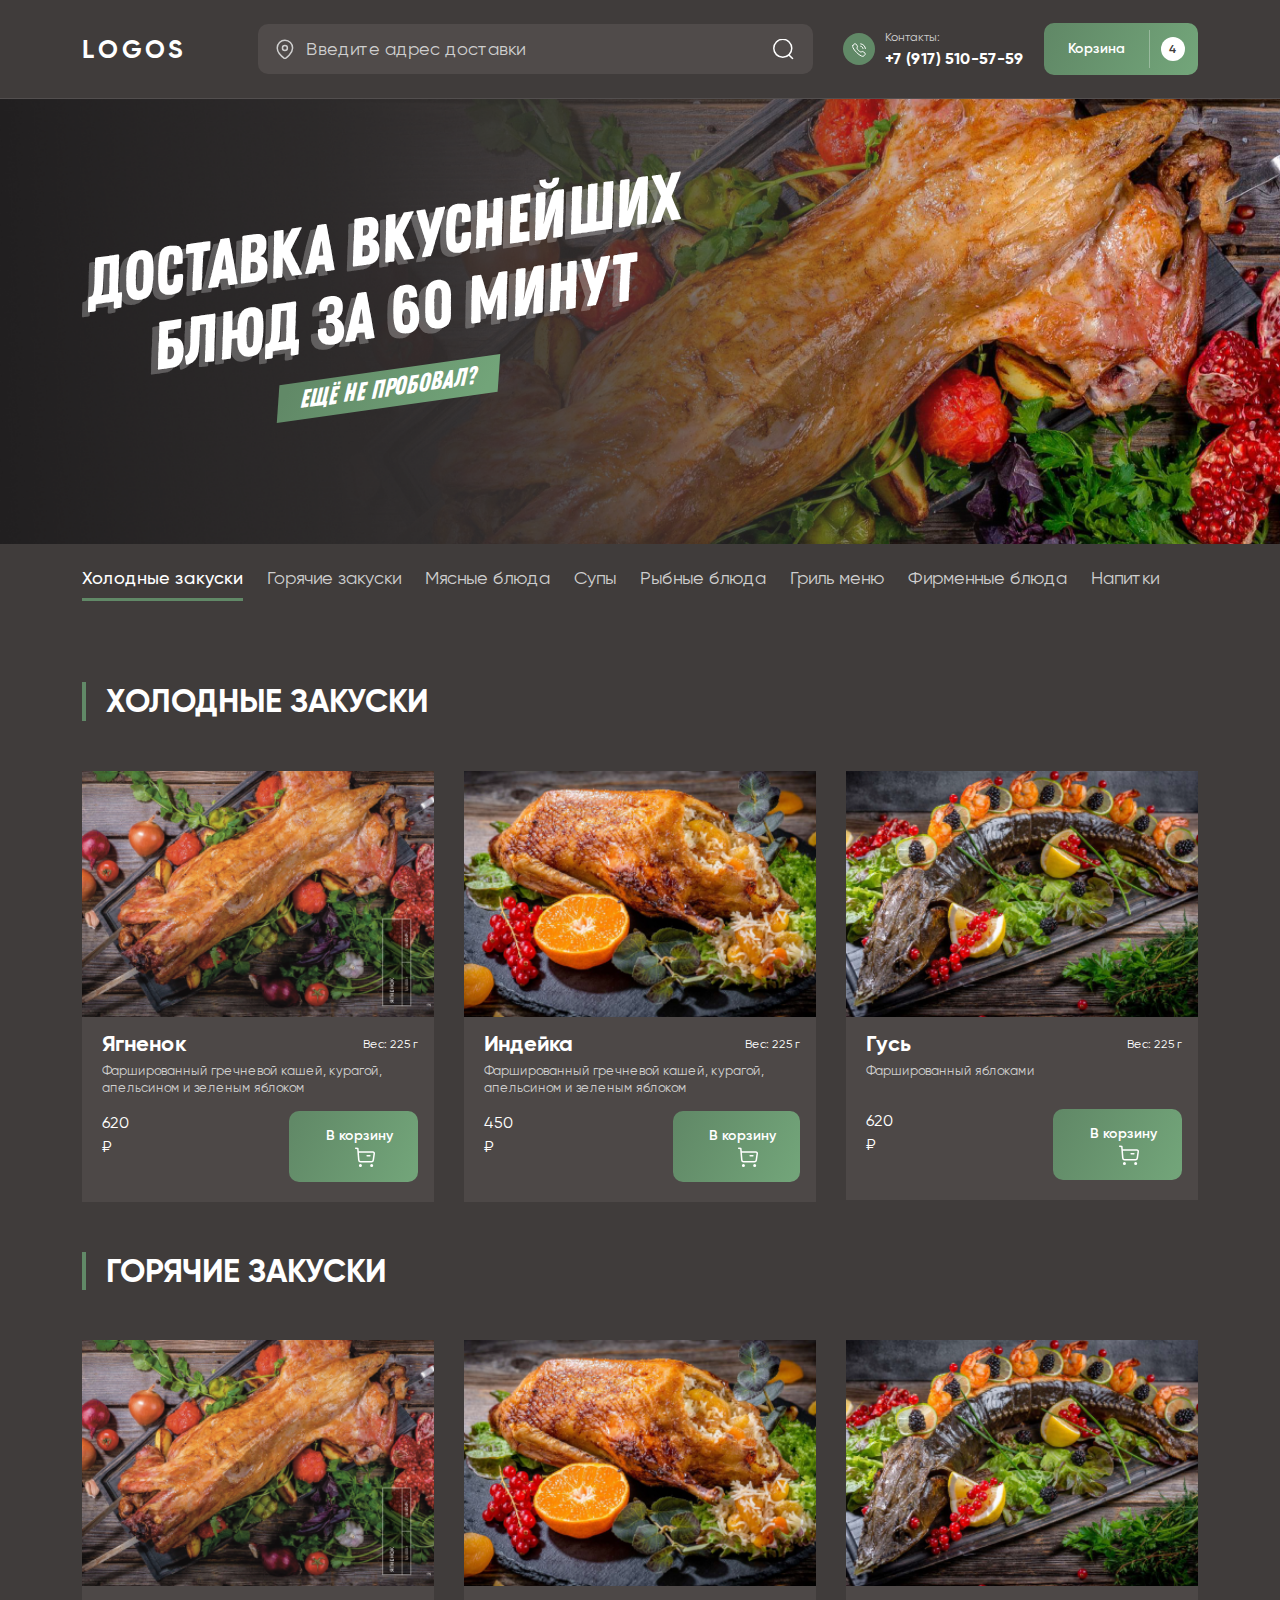
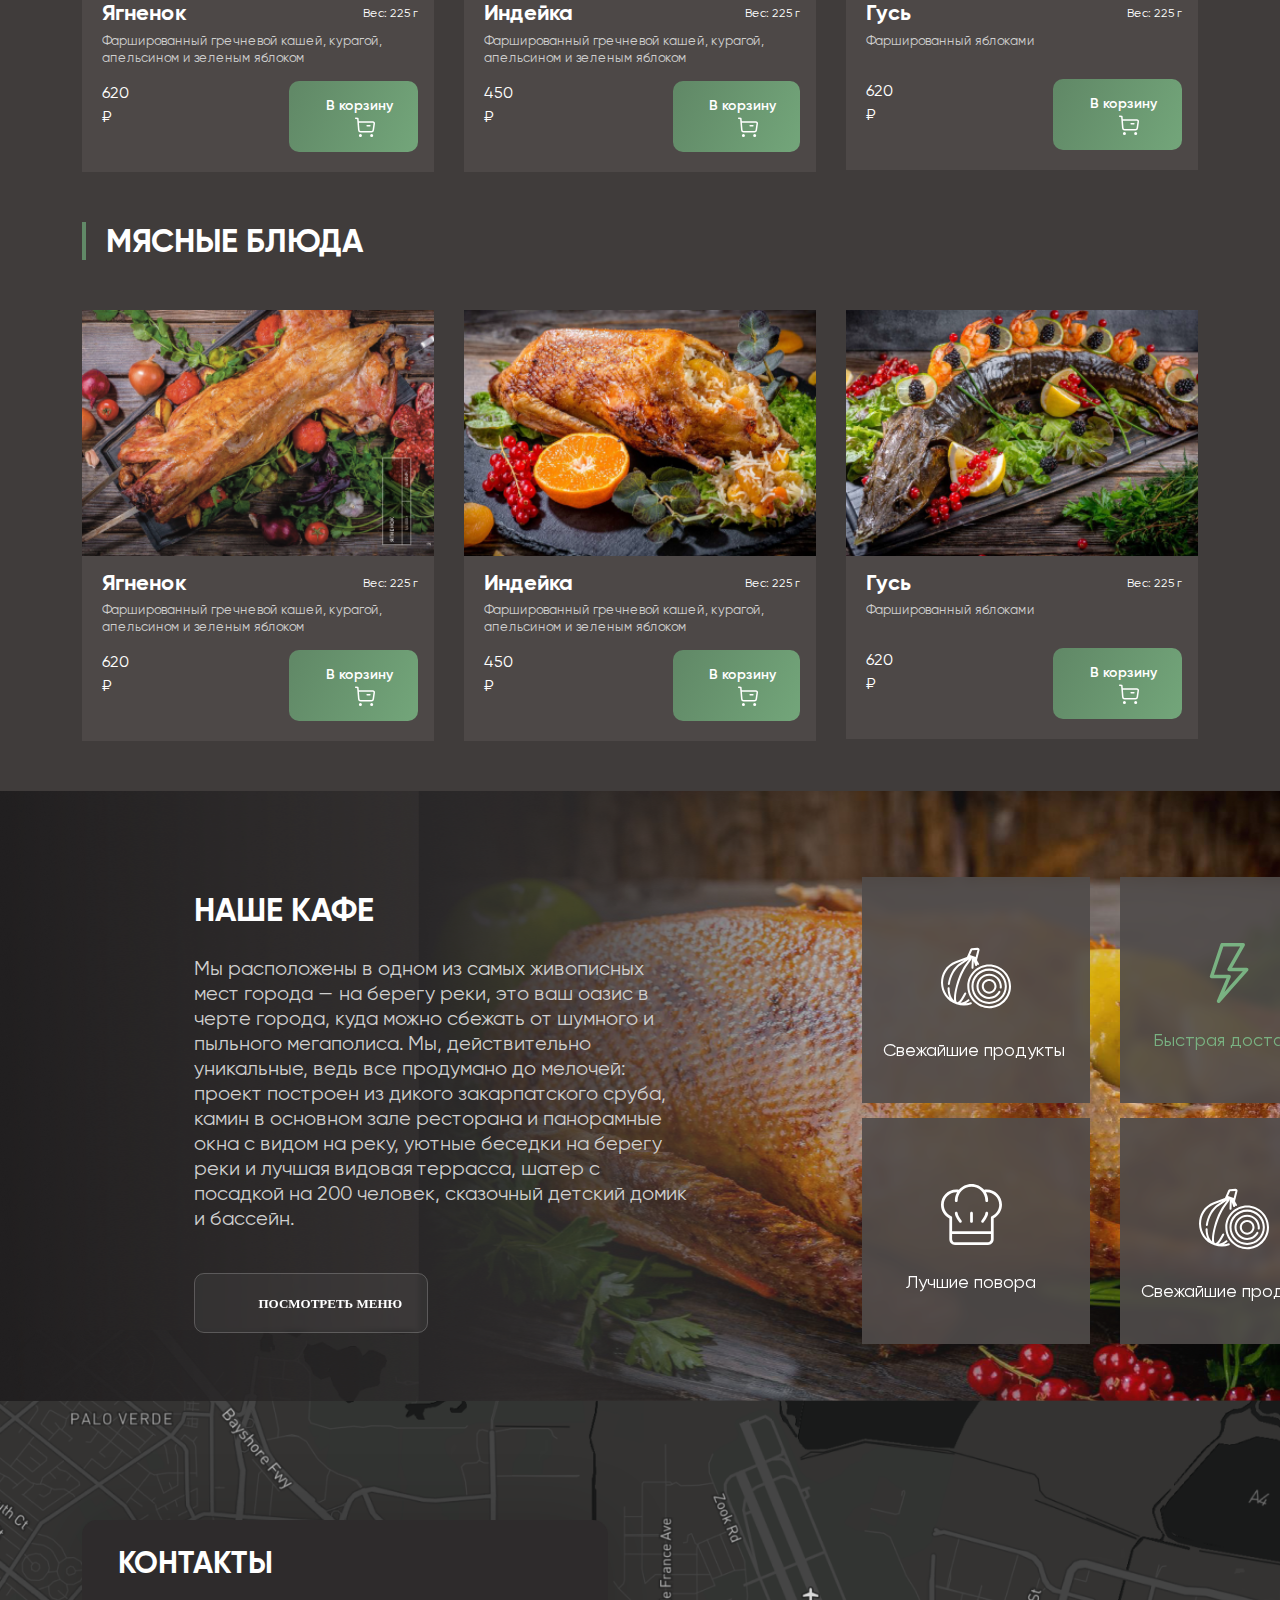
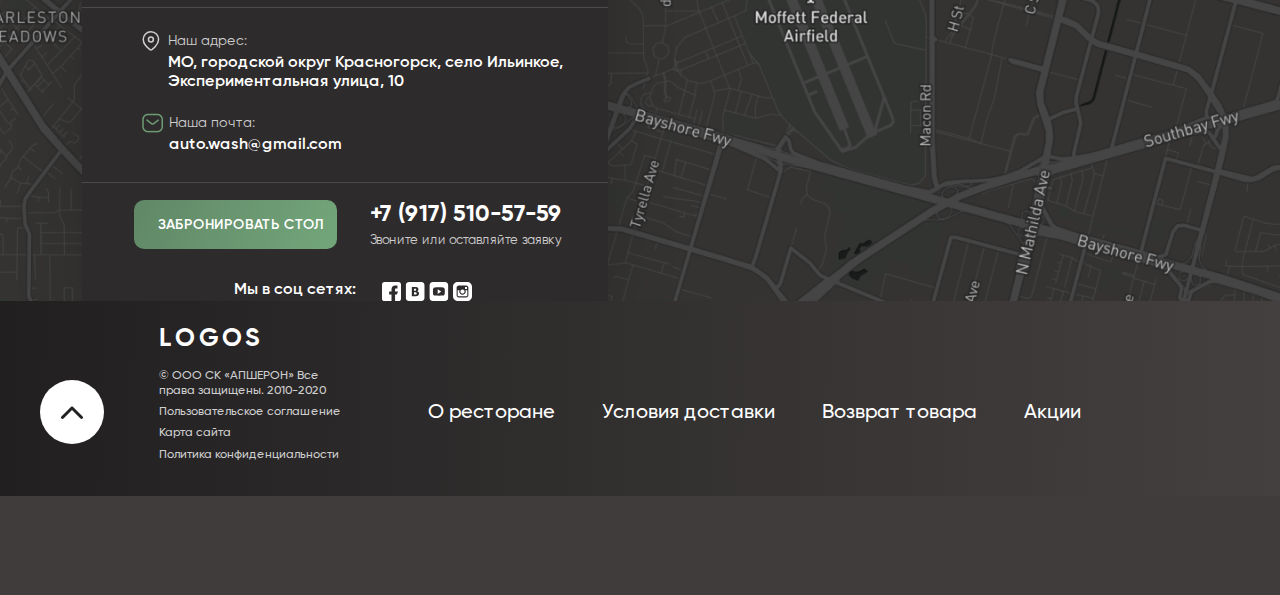
<file: index.html>
<!DOCTYPE html>
<html id="html" lang="en">

<head>
	<meta charset="UTF-8">
	<meta name="viewport" content="width=device-width, initial-scale=1.0">
	<title>Food project</title>
	<!-- Gilroy font -->
	<link rel="stylesheet" href="./fonts/gilroy/stylesheet.css">
	<!-- zing-rust-demo font -->
	<link rel="stylesheet" href="./fonts/zing-rust-demo/stylesheet.css">
	<!-- bootstrap css -->
	<link rel="stylesheet" href="./libs/bootstrap/css/bootstrap.min.css">
	<!-- swiper css -->
	<link rel="stylesheet" href="libs/swiper/swiper-bundle.min.css" />
	<!-- normalize css -->
	<link rel="stylesheet" href="./libs/normalize.css">
	<!-- custom css -->
	<link rel="stylesheet" href="./sass/main.css">
</head>

<body>

	<div class="wrapper">
		<!-- header -->
		<header class="header">
			<div class="container d-flex align-items-center">
				<a class="header__logo" href="#!">LOGOS</a>
				<div class="header__contact d-flex align-items-center">
					<div class="header__search-box position-relative">
						<img class="header__location-icon position-absolute" src="./images/icons/location.svg"
							alt="location icon">
						<input class="header__search w-100" type="text" name="search"
							placeholder="Введите адрес доставки">
						<img class="header__search-icon position-absolute" src="./images/icons/search.svg"
							alt="search icon">
					</div>

					<div class="header__contact-box d-flex align-items-center">
						<div class="phone-bg">
							<img src="./images/icons/calling.svg" alt="calling icon">
						</div>
						<div class="header__cantact-number">
							<span>Контакты:</span>
							<a href="tel:+7(917)510-57-59">+7 (917) 510-57-59</a>
						</div>
					</div>
				</div>
				<div class="header__cart-btn ms-auto">
					<button class="btn" data-bs-toggle="modal" data-bs-target="#exampleModal">
						<!-- <img src="images/icons/buy.svg" alt="buy"> -->
						Корзина
						<span class="product__value">4</span>
					</button>
				</div>
			</div>
		</header>

		<!-- main -->
		<main class="main">
			<!-- intro section -->
			<section class="intro">
				<div class="container">
					<div class="intro__content">
						<h1 class="intro__content-title">Доставка ВКУСНЕЙШИХ <br> БЛЮд за 60 минут</h1>
						<a class="intro__content-btn" href="#!">Ещё не пробовал?</a>
					</div>
				</div>
			</section>
			<!-- sliders section -->
			<section class="sliders">
				<div class="container">
					<div class="sliders__menu">
						<ul class="menu__parent d-flex">
							<li><a class="menu__links active" href="#!">Холодные закуски</a></li>
							<li><a class="menu__links" href="#second-two">Горячие закуски</a></li>
							<li><a class="menu__links" href="#third-three">Мясные блюда</a></li>
							<li><a class="menu__links" href="#!">Супы</a></li>
							<li><a class="menu__links" href="#!">Рыбные блюда</a></li>
							<li><a class="menu__links" href="#!">Гриль меню</a></li>
							<li><a class="menu__links" href="#!">Фирменные блюда</a></li>
							<li><a class="menu__links" href="#!">Напитки</a></li>
						</ul>
					</div>
					<!-- first-slider -->
					<div class="swiper mySwiper">
						<h2 class="first-slider__title">ХОЛОДНЫЕ ЗАКУСКИ</h2>
						<div class="swiper-wrapper">
							<div class="swiper-slide slider-one">
								<div class="slide-img">
									<img src="./images/slider-img1.png" alt="slide-img">
								</div>
								<div class="slider-content">
									<div class="content-head">
										<h5>Ягненок</h5>
										<p>Вес: 225 г</p>
									</div>
									<p class="slider-big__text">
										Фаршированный гречневой кашей,
										курагой, апельсином и зеленым яблоком
									</p>
									<div class="content-footer">
										<span>620 ₽</span>
										<button class="btn">В корзину <img style="margin-left: 12px;" src="images/icons/buy.svg" alt="buy"></button>
									</div>
								</div>
							</div>
							<div class="swiper-slide slider-one">
								<div class="slide-img">
									<img src="./images/slider-img2.png" alt="slide-img">
								</div>
								<div class="slider-content">
									<div class="content-head">
										<h5>Индейка</h5>
										<p>Вес: 225 г</p>
									</div>
									<p class="slider-big__text">
										Фаршированный гречневой кашей,
										курагой, апельсином и зеленым яблоком
									</p>
									<div class="content-footer">
										<span>450 ₽</span>
										<button class="btn">В корзину <img style="margin-left: 12px;" src="images/icons/buy.svg" alt="buy"></button>
									</div>
								</div>
							</div>
							<div class="swiper-slide slider-one">
								<div class="slide-img">
									<img src="./images/slider-img3.png" alt="slide-img">
								</div>
								<div class="slider-content">
									<div class="content-head">
										<h5>Гусь</h5>
										<p>Вес: 225 г</p>
									</div>
									<p class="slider-big__text ssss">
										Фаршированный яблоками
									</p>
									<div class="content-footer">
										<span>620 ₽</span>
										<button class="btn">В корзину <img style="margin-left: 12px;" src="images/icons/buy.svg" alt="buy"></button>
									</div>
								</div>
							</div>
							<div class="swiper-slide slider-one">
								<div class="slide-img">
									<img src="./images/slider-img4.png" alt="slide-img">
								</div>
								<div class="slider-content">
									<div class="content-head">
										<h5>Утка</h5>
										<p>Вес: 225 г</p>
									</div>
									<p class="slider-big__text ssss">
										Фаршированная рисом, курагой и айвой
									</p>
									<div class="content-footer">
										<span>3 230 ₽</span>
										<button class="btn">В корзину <img style="margin-left: 12px;" src="images/icons/buy.svg" alt="buy"></button>
									</div>
								</div>
							</div>
							<div class="swiper-slide slider-one">
								<div class="slide-img">
									<img src="./images/slider-img4.png" alt="slide-img">
								</div>
								<div class="slider-content">
									<div class="content-head">
										<h5>Утка</h5>
										<p>Вес: 225 г</p>
									</div>
									<p class="slider-big__text ssss">
										Фаршированная рисом, курагой и айвой
									</p>
									<div class="content-footer">
										<span>3 230 ₽</span>
										<button class="btn">В корзину <img style="margin-left: 12px;" src="images/icons/buy.svg" alt="buy"></button>
									</div>
								</div>
							</div>
							<div class="swiper-slide slider-one">
								<div class="slide-img">
									<img src="./images/slider-img1.png" alt="slide-img">
								</div>
								<div class="slider-content">
									<div class="content-head">
										<h5>Ягненок</h5>
										<p>Вес: 225 г</p>
									</div>
									<p class="slider-big__text">
										Фаршированный гречневой кашей,
										курагой, апельсином и зеленым яблоком
									</p>
									<div class="content-footer">
										<span>620 ₽</span>
										<button class="btn">В корзину <img style="margin-left: 12px;" src="images/icons/buy.svg" alt="buy"></button>
									</div>
								</div>
							</div>
						</div>
					</div>

					<div class="swiper mySwiper">
						<h2 class="first-slider__title" id="second-two">ГОРЯЧИЕ ЗАКУСКИ</h2>
						<div class="swiper-wrapper">
							<div class="swiper-slide slider-one">
								<div class="slide-img">
									<img src="./images/slider-img1.png" alt="slide-img">
								</div>
								<div class="slider-content">
									<div class="content-head">
										<h5>Ягненок</h5>
										<p>Вес: 225 г</p>
									</div>
									<p class="slider-big__text">
										Фаршированный гречневой кашей,
										курагой, апельсином и зеленым яблоком
									</p>
									<div class="content-footer">
										<span>620 ₽</span>
										<button class="btn">В корзину <img style="margin-left: 12px;" src="images/icons/buy.svg" alt="buy"></button>
									</div>
								</div>
							</div>
							<div class="swiper-slide slider-one">
								<div class="slide-img">
									<img src="./images/slider-img2.png" alt="slide-img">
								</div>
								<div class="slider-content">
									<div class="content-head">
										<h5>Индейка</h5>
										<p>Вес: 225 г</p>
									</div>
									<p class="slider-big__text">
										Фаршированный гречневой кашей,
										курагой, апельсином и зеленым яблоком
									</p>
									<div class="content-footer">
										<span>450 ₽</span>
										<button class="btn">В корзину <img style="margin-left: 12px;" src="images/icons/buy.svg" alt="buy"></button>
									</div>
								</div>
							</div>
							<div class="swiper-slide slider-one">
								<div class="slide-img">
									<img src="./images/slider-img3.png" alt="slide-img">
								</div>
								<div class="slider-content">
									<div class="content-head">
										<h5>Гусь</h5>
										<p>Вес: 225 г</p>
									</div>
									<p class="slider-big__text ssss">
										Фаршированный яблоками
									</p>
									<div class="content-footer">
										<span>620 ₽</span>
										<button class="btn">В корзину <img style="margin-left: 12px;" src="images/icons/buy.svg" alt="buy"></button>
									</div>
								</div>
							</div>
							<div class="swiper-slide slider-one">
								<div class="slide-img">
									<img src="./images/slider-img4.png" alt="slide-img">
								</div>
								<div class="slider-content">
									<div class="content-head">
										<h5>Утка</h5>
										<p>Вес: 225 г</p>
									</div>
									<p class="slider-big__text ssss">
										Фаршированная рисом, курагой и айвой
									</p>
									<div class="content-footer">
										<span>3 230 ₽</span>
										<button class="btn">В корзину <img style="margin-left: 12px;" src="images/icons/buy.svg" alt="buy"></button>
									</div>
								</div>
							</div>
							<div class="swiper-slide slider-one">
								<div class="slide-img">
									<img src="./images/slider-img4.png" alt="slide-img">
								</div>
								<div class="slider-content">
									<div class="content-head">
										<h5>Утка</h5>
										<p>Вес: 225 г</p>
									</div>
									<p class="slider-big__text ssss">
										Фаршированная рисом, курагой и айвой
									</p>
									<div class="content-footer">
										<span>3 230 ₽</span>
										<button class="btn">В корзину <img style="margin-left: 12px;" src="images/icons/buy.svg" alt="buy"></button>
									</div>
								</div>
							</div>
							<div class="swiper-slide slider-one">
								<div class="slide-img">
									<img src="./images/slider-img1.png" alt="slide-img">
								</div>
								<div class="slider-content">
									<div class="content-head">
										<h5>Ягненок</h5>
										<p>Вес: 225 г</p>
									</div>
									<p class="slider-big__text">
										Фаршированный гречневой кашей,
										курагой, апельсином и зеленым яблоком
									</p>
									<div class="content-footer">
										<span>620 ₽</span>
										<button class="btn">В корзину <img style="margin-left: 12px;" src="images/icons/buy.svg" alt="buy"></button>
									</div>
								</div>
							</div>
						</div>
					</div>

					<div class="swiper mySwiper" id="third-three">
						<h2 class="first-slider__title">Мясные блюда</h2>
						<div class="swiper-wrapper">
							<div class="swiper-slide slider-one">
								<div class="slide-img">
									<img src="./images/slider-img1.png" alt="slide-img">
								</div>
								<div class="slider-content">
									<div class="content-head">
										<h5>Ягненок</h5>
										<p>Вес: 225 г</p>
									</div>
									<p class="slider-big__text">
										Фаршированный гречневой кашей,
										курагой, апельсином и зеленым яблоком
									</p>
									<div class="content-footer">
										<span>620 ₽</span>
										<button class="btn">В корзину <img style="margin-left: 12px;" src="images/icons/buy.svg" alt="buy"></button>
									</div>
								</div>
							</div>
							<div class="swiper-slide slider-one">
								<div class="slide-img">
									<img src="./images/slider-img2.png" alt="slide-img">
								</div>
								<div class="slider-content">
									<div class="content-head">
										<h5>Индейка</h5>
										<p>Вес: 225 г</p>
									</div>
									<p class="slider-big__text">
										Фаршированный гречневой кашей,
										курагой, апельсином и зеленым яблоком
									</p>
									<div class="content-footer">
										<span>450 ₽</span>
										<button class="btn">В корзину <img style="margin-left: 12px;" src="images/icons/buy.svg" alt="buy"></button>
									</div>
								</div>
							</div>
							<div class="swiper-slide slider-one">
								<div class="slide-img">
									<img src="./images/slider-img3.png" alt="slide-img">
								</div>
								<div class="slider-content">
									<div class="content-head">
										<h5>Гусь</h5>
										<p>Вес: 225 г</p>
									</div>
									<p class="slider-big__text ssss">
										Фаршированный яблоками
									</p>
									<div class="content-footer">
										<span>620 ₽</span>
										<button class="btn">В корзину <img style="margin-left: 12px;" src="images/icons/buy.svg" alt="buy"></button>
									</div>
								</div>
							</div>
							<div class="swiper-slide slider-one">
								<div class="slide-img">
									<img src="./images/slider-img4.png" alt="slide-img">
								</div>
								<div class="slider-content">
									<div class="content-head">
										<h5>Утка</h5>
										<p>Вес: 225 г</p>
									</div>
									<p class="slider-big__text ssss">
										Фаршированная рисом, курагой и айвой
									</p>
									<div class="content-footer">
										<span>3 230 ₽</span>
										<button class="btn">В корзину <img style="margin-left: 12px;" src="images/icons/buy.svg" alt="buy"></button>
									</div>
								</div>
							</div>
							<div class="swiper-slide slider-one">
								<div class="slide-img">
									<img src="./images/slider-img4.png" alt="slide-img">
								</div>
								<div class="slider-content">
									<div class="content-head">
										<h5>Утка</h5>
										<p>Вес: 225 г</p>
									</div>
									<p class="slider-big__text ssss">
										Фаршированная рисом, курагой и айвой
									</p>
									<div class="content-footer">
										<span>3 230 ₽</span>
										<button class="btn">В корзину <img style="margin-left: 12px;" src="images/icons/buy.svg" alt="buy"></button>
									</div>
								</div>
							</div>
							<div class="swiper-slide slider-one">
								<div class="slide-img">
									<img src="./images/slider-img1.png" alt="slide-img">
								</div>
								<div class="slider-content">
									<div class="content-head">
										<h5>Ягненок</h5>
										<p>Вес: 225 г</p>
									</div>
									<p class="slider-big__text">
										Фаршированный гречневой кашей,
										курагой, апельсином и зеленым яблоком
									</p>
									<div class="content-footer">
										<span>620 ₽</span>
										<button class="btn">В корзину <img style="margin-left: 12px;" src="images/icons/buy.svg" alt="buy"></button>
									</div>
								</div>
							</div>
						</div>
					</div>
				</div>
			</section>
			<!-- about us section -->
			<section class="about-us">
				<div class="container d-flex">
					<div class="about-us_left">
						<h3 class="text-white about-title">НАШЕ КАФЕ</h3>
						<p class="about-text">
							Мы расположены в одном из самых живописных мест города — на берегу реки, это ваш оазис в
							черте города, куда можно сбежать от шумного и пыльного мегаполиса. Мы, действительно
							уникальные, ведь все продумано до мелочей: проект построен из дикого закарпатского сруба,
							камин в основном зале ресторана и панорамные окна с видом на реку, уютные беседки на берегу
							реки и лучшая видовая террасса, шатер с посадкой на 200 человек, сказочный детский домик и
							бассейн.
						</p>
						<a class="about-btn" href="contact.html" target="_blank">ПОСМОТРЕТЬ МЕНЮ</a>
					</div>
					<div class="about-us_cards s">
						<div class="about-card">
							<svg xmlns="http://www.w3.org/2000/svg" width="70" height="70" viewBox="0 0 70 70"
								fill="none">
								<g clip-path="url(#clip0_31_13)">
									<path
										d="M29.5081 59.2603C27.9714 59.7961 26.3884 60.1358 24.7824 60.2816C25.9247 59.7146 27.0553 58.9836 28.1582 58.0892C28.5982 57.7325 28.6658 57.0866 28.309 56.6465C27.9521 56.2065 27.3061 56.1391 26.8663 56.4958C24.0464 58.7823 21.5155 59.5849 19.4265 59.6738C21.0107 58.1924 22.9224 55.5022 25.1789 50.8863C25.4277 50.3772 25.2168 49.763 24.7079 49.5143C24.199 49.2658 23.5847 49.4764 23.3359 49.9853C19.9683 56.8736 17.3669 59.224 16.2695 59.2237C16.1961 59.2237 16.1292 59.2132 16.0694 59.1928C15.7029 59.0676 15.469 58.4891 15.3622 58.1552C13.5679 52.5501 18.7646 32.8731 25.6338 23.29L30.2611 16.8348C30.5216 16.4711 30.7827 15.9503 30.9962 15.3687L31.1418 14.9717L31.2092 14.9946L31.0815 15.3977C30.8943 15.9885 30.7821 16.5601 30.7656 17.0074L30.4822 24.7492C30.4616 25.3154 30.9037 25.7911 31.4698 25.8119C31.4826 25.8123 31.4953 25.8126 31.5079 25.8126C32.0572 25.8126 32.512 25.3777 32.5323 24.8243L32.773 18.2475L34.2028 22.3875C34.3494 22.812 34.747 23.0787 35.1722 23.0787C35.2832 23.0787 35.3962 23.0605 35.5071 23.0222C36.0426 22.8373 36.3267 22.2534 36.1418 21.7179L36.0912 21.5716L36.0962 21.5801C36.3889 22.065 37.0191 22.2214 37.5043 21.9285C37.9894 21.6359 38.1455 21.0056 37.8528 20.5205L36.3782 18.0763C36.1057 17.6244 36.0228 17.0716 36.1511 16.5597L38.4701 7.29939C38.6258 6.67823 38.4809 6.03887 38.0729 5.54544C37.6648 5.052 37.0652 4.7897 36.4247 4.8258L30.9985 5.13242C30.2455 5.17509 29.5894 5.63064 29.2861 6.32142L26.2751 13.1853C26.0632 13.6683 25.6596 14.0546 25.1676 14.2451L14.5454 18.3585C9.87266 20.168 6.05115 23.2666 3.49359 27.319C1.11915 31.0813 -0.0873536 35.4826 0.0044128 40.0473C0.0961792 44.612 1.47869 48.9614 4.00248 52.625C6.72087 56.5714 10.664 59.5137 15.4057 61.1339C17.9087 61.9892 20.4538 62.417 22.9709 62.4168C25.4243 62.4168 27.8509 62.0102 30.183 61.1971C30.7179 61.0105 31.0003 60.4256 30.8137 59.8907C30.6272 59.3559 30.0428 59.0734 29.5081 59.2603ZM31.1506 7.17877L36.4611 6.87872L34.6749 14.0113L29.0034 12.0734L31.1506 7.17877ZM5.69229 51.4616C3.39704 48.1296 2.13952 44.1683 2.05596 40.0063C1.97226 35.8442 3.06949 31.8358 5.22895 28.414C7.54977 24.7367 11.0276 21.921 15.2867 20.2718L23.2562 17.1856L18.9277 20.0198C15.6976 22.1349 12.8628 25.2847 10.7296 29.1286C8.76161 32.6749 7.42054 36.7237 6.85106 40.8378C6.77338 41.399 7.16534 41.9168 7.72647 41.9944C7.7742 42.0011 7.82152 42.0042 7.86843 42.0042C8.37253 42.0042 8.81208 41.6323 8.88319 41.1189C10.0163 32.932 14.2958 25.5047 20.0516 21.7359L27.9151 16.5869L23.9668 22.095C20.7157 26.6304 17.4683 33.9389 15.2802 41.6449C13.3751 48.3543 12.6051 54.1181 13.124 57.5207C12.101 56.6533 11.2323 55.5395 10.529 54.1819C9.29416 51.7987 8.62731 48.7449 8.60064 45.3505C8.59613 44.7841 8.13251 44.3242 7.56687 44.333C7.00041 44.3375 6.54486 44.8003 6.54923 45.3669C6.57768 48.9713 7.26641 52.1475 8.51558 54.7214C7.46061 53.7417 6.51313 52.6532 5.69229 51.4616Z"
										fill="white" />
									<path
										d="M48.1502 21.4775C36.1021 21.4775 26.3002 31.2794 26.3002 43.3277C26.3002 55.3757 36.102 65.1776 48.1502 65.1776C60.1984 65.1776 70.0002 55.3757 70.0002 43.3277C70 31.2794 60.1982 21.4775 48.1502 21.4775ZM48.1502 63.1261C37.2333 63.1261 28.3516 54.2446 28.3516 43.3275C28.3516 32.4105 37.2331 23.5288 48.1502 23.5288C59.0672 23.5288 67.9487 32.4105 67.9487 43.3275C67.9487 54.2446 59.0671 63.1261 48.1502 63.1261Z"
										fill="white" />
									<path
										d="M48.1502 25.6079C38.3796 25.6079 30.4306 33.5569 30.4306 43.3274C30.4306 53.0979 38.3796 61.0468 48.1502 61.0468C57.9208 61.0468 65.8699 53.0979 65.8699 43.3274C65.8699 33.5569 57.9208 25.6079 48.1502 25.6079ZM48.1502 58.9956C39.5107 58.9956 32.482 51.9669 32.482 43.3276C32.482 34.6883 39.5107 27.6595 48.1502 27.6595C56.7896 27.6595 63.8184 34.6883 63.8184 43.3276C63.8184 51.9669 56.7896 58.9956 48.1502 58.9956Z"
										fill="white" />
									<path
										d="M48.1502 30.635C41.1515 30.635 35.4577 36.3289 35.4577 43.3276C35.4577 50.3262 41.1515 56.0201 48.1502 56.0201C52.843 56.0201 57.1358 53.4399 59.3532 49.2863C59.6201 48.7866 59.4312 48.1653 58.9315 47.8984C58.4316 47.6315 57.8103 47.8205 57.5436 48.3202C55.6835 51.8045 52.0843 53.9689 48.1502 53.9689C42.2828 53.9689 37.5091 49.1954 37.5091 43.3278C37.5091 37.4602 42.2828 32.6866 48.1502 32.6866C54.0178 32.6866 58.7914 37.4602 58.7914 43.3278C58.7914 43.7019 58.7702 44.0882 58.7285 44.4752C58.6678 45.0384 59.0752 45.5441 59.6384 45.605C60.2013 45.6658 60.7073 45.2583 60.7682 44.6951C60.8177 44.2353 60.8428 43.7753 60.8428 43.3279C60.8427 36.3289 55.1488 30.635 48.1502 30.635Z"
										fill="white" />
									<path
										d="M40.7704 43.3276C40.7704 47.3969 44.0809 50.7075 48.1502 50.7075C52.2195 50.7075 55.5301 47.3969 55.5301 43.3276C55.5301 39.2583 52.2194 35.9478 48.1502 35.9478C44.0811 35.9478 40.7704 39.2583 40.7704 43.3276ZM53.4787 43.3276C53.4787 46.2657 51.0883 48.6561 48.1502 48.6561C45.2122 48.6561 42.8218 46.2657 42.8218 43.3276C42.8218 40.3896 45.2121 37.9992 48.1502 37.9992C51.0884 37.9992 53.4787 40.3895 53.4787 43.3276Z"
										fill="white" />
								</g>
								<defs>
									<clipPath id="clip0_31_13">
										<rect width="70" height="70" fill="white" />
									</clipPath>
								</defs>
							</svg>
							<p class="text-white card-text">Свежайшие продукты</p>
						</div>
						<div class="about-card ss">
							<svg xmlns="http://www.w3.org/2000/svg" width="61" height="61" viewBox="0 0 61 61"
								fill="none">
								<g clip-path="url(#clip0_31_25)">
									<path
										d="M16.6364 29.1137C16.6364 28.3474 16.0163 27.7273 15.25 27.7273C14.4837 27.7273 13.8636 28.3474 13.8636 29.1137C13.8636 32.7542 17.8792 37.7528 18.3368 38.3119C18.6117 38.645 19.0097 38.8183 19.4104 38.8183C19.719 38.8183 20.0305 38.7153 20.289 38.5041C20.8806 38.018 20.9659 37.1449 20.4812 36.5518C18.9948 34.7404 16.6364 31.1201 16.6364 29.1137Z"
										fill="white" />
									<path
										d="M45.75 27.7273C44.9837 27.7273 44.3636 28.3474 44.3636 29.1137C44.3636 31.1133 42.0051 34.7377 40.5186 36.5533C40.034 37.1449 40.1205 38.0182 40.7123 38.5041C40.9695 38.7153 41.2809 38.8183 41.5909 38.8183C41.9916 38.8183 42.3883 38.645 42.6632 38.3119C43.1208 37.7528 47.1364 32.7543 47.1364 29.1137C47.1364 28.3474 46.5163 27.7273 45.75 27.7273Z"
										fill="white" />
									<path
										d="M30.5001 27.7273C29.7337 27.7273 29.1136 28.3474 29.1136 29.1137V37.4319C29.1136 38.1982 29.7337 38.8183 30.5001 38.8183C31.2664 38.8183 31.8865 38.1982 31.8865 37.4319V29.1137C31.8863 28.3474 31.2662 27.7273 30.5001 27.7273Z"
										fill="white" />
									<path
										d="M45.75 5.5455C44.9099 5.5455 44.0319 5.65663 43.1202 5.82598C40.0668 2.26658 35.5467 0 30.5001 0C25.4534 0 20.9332 2.26658 17.8799 5.82585C16.9681 5.65663 16.0901 5.54537 15.2501 5.54537C6.84106 5.5455 0 12.3866 0 20.7955C0 26.5575 3.24929 31.7956 8.35068 34.3856L8.32365 55.3367C8.32235 56.849 8.90982 58.2706 9.97806 59.3401C11.0476 60.4111 12.4678 61 13.9801 61H47.0254C50.1448 61 52.6819 58.4628 52.6819 55.3435V34.3653C57.7644 31.7686 61.0001 26.5385 61.0001 20.7955C61 12.3866 54.1589 5.5455 45.75 5.5455ZM49.9091 55.3436C49.9091 56.9331 48.6149 58.2274 47.0253 58.2274H13.98C13.2097 58.2274 12.4853 57.9268 11.9397 57.3813C11.3954 56.8357 11.0949 56.1114 11.0962 55.3397L11.1035 49.9091H49.9091V55.3436ZM50.7675 32.2072C50.6943 32.237 50.6253 32.2722 50.5603 32.3142C50.3856 32.4225 50.2421 32.5661 50.1351 32.7312C50.0269 32.8949 49.9537 33.0846 49.9239 33.2876C49.9117 33.3648 49.9077 33.442 49.909 33.5205V47.1363H11.107L11.1248 33.5393C11.1261 33.4635 11.1221 33.3863 11.1113 33.3119C11.0815 33.102 11.0043 32.907 10.8919 32.7378C10.7862 32.5794 10.6482 32.4413 10.4803 32.3357C10.4113 32.2924 10.3381 32.2544 10.2623 32.2232C5.712 30.2334 2.77269 25.7519 2.77269 20.7955C2.77269 13.915 8.36966 8.31819 15.25 8.31819C15.5189 8.31819 15.8027 8.35068 16.0813 8.37265C14.6786 10.8104 13.8636 13.6274 13.8636 16.6364C13.8636 17.4027 14.4837 18.0228 15.25 18.0228C16.0163 18.0228 16.6364 17.4027 16.6364 16.6364C16.6364 8.99235 22.856 2.77269 30.5001 2.77269C38.1441 2.77269 44.3636 8.99235 44.3636 16.6364C44.3636 17.4027 44.9837 18.0228 45.75 18.0228C46.5163 18.0228 47.1364 17.4027 47.1364 16.6364C47.1364 13.6274 46.3214 10.8105 44.9187 8.37265C45.1973 8.35068 45.4811 8.31819 45.75 8.31819C52.6305 8.31819 58.2273 13.9152 58.2273 20.7955C58.2273 25.7344 55.3002 30.2102 50.7675 32.2072Z"
										fill="white" />
								</g>
								<defs>
									<clipPath id="clip0_31_25">
										<rect width="61" height="61" fill="white" />
									</clipPath>
								</defs>
							</svg>
							<p class="text-white card-text">Лучшие повора</p>
						</div>
					</div>
					<div class="about-us_cards">
						<div class="about-card sss">
							<svg xmlns="http://www.w3.org/2000/svg" width="60" height="60" viewBox="0 0 60 60"
								fill="none">
								<path
									d="M47.6953 24.7266H33.1389L45.7077 2.62665C46.0172 2.08283 46.0135 1.41495 45.699 0.873872C45.3845 0.332795 44.8055 0 44.1797 0H23.0859C22.3288 0 21.6563 0.48523 21.4178 1.20392L10.8709 32.9613C10.6929 33.4974 10.783 34.086 11.1136 34.5443C11.4441 35.002 11.9742 35.2735 12.539 35.2735H27.4562L17.9535 57.5524C17.6152 58.3457 17.9017 59.2667 18.6305 59.7277C19.3593 60.1887 20.3146 60.0527 20.8864 59.4077L49.0114 27.6499C50.013 26.5183 49.2082 24.7266 47.6953 24.7266ZM25.4388 48.9647L31.734 34.2055C32.2275 33.0483 31.3779 31.7578 30.1172 31.7578H14.9748L24.3544 3.51563H41.1575L28.5892 25.6151C27.9245 26.7838 28.7691 28.2422 30.1172 28.2422H43.7906L25.4388 48.9647Z"
									fill="#79B282" />
							</svg>
							<p class="card-text">Быстрая доставка</p>
						</div>
						<div class="about-card">
							<svg xmlns="http://www.w3.org/2000/svg" width="70" height="70" viewBox="0 0 70 70"
								fill="none">
								<g clip-path="url(#clip0_31_13)">
									<path
										d="M29.5081 59.2603C27.9714 59.7961 26.3884 60.1358 24.7824 60.2816C25.9247 59.7146 27.0553 58.9836 28.1582 58.0892C28.5982 57.7325 28.6658 57.0866 28.309 56.6465C27.9521 56.2065 27.3061 56.1391 26.8663 56.4958C24.0464 58.7823 21.5155 59.5849 19.4265 59.6738C21.0107 58.1924 22.9224 55.5022 25.1789 50.8863C25.4277 50.3772 25.2168 49.763 24.7079 49.5143C24.199 49.2658 23.5847 49.4764 23.3359 49.9853C19.9683 56.8736 17.3669 59.224 16.2695 59.2237C16.1961 59.2237 16.1292 59.2132 16.0694 59.1928C15.7029 59.0676 15.469 58.4891 15.3622 58.1552C13.5679 52.5501 18.7646 32.8731 25.6338 23.29L30.2611 16.8348C30.5216 16.4711 30.7827 15.9503 30.9962 15.3687L31.1418 14.9717L31.2092 14.9946L31.0815 15.3977C30.8943 15.9885 30.7821 16.5601 30.7656 17.0074L30.4822 24.7492C30.4616 25.3154 30.9037 25.7911 31.4698 25.8119C31.4826 25.8123 31.4953 25.8126 31.5079 25.8126C32.0572 25.8126 32.512 25.3777 32.5323 24.8243L32.773 18.2475L34.2028 22.3875C34.3494 22.812 34.747 23.0787 35.1722 23.0787C35.2832 23.0787 35.3962 23.0605 35.5071 23.0222C36.0426 22.8373 36.3267 22.2534 36.1418 21.7179L36.0912 21.5716L36.0962 21.5801C36.3889 22.065 37.0191 22.2214 37.5043 21.9285C37.9894 21.6359 38.1455 21.0056 37.8528 20.5205L36.3782 18.0763C36.1057 17.6244 36.0228 17.0716 36.1511 16.5597L38.4701 7.29939C38.6258 6.67823 38.4809 6.03887 38.0729 5.54544C37.6648 5.052 37.0652 4.7897 36.4247 4.8258L30.9985 5.13242C30.2455 5.17509 29.5894 5.63064 29.2861 6.32142L26.2751 13.1853C26.0632 13.6683 25.6596 14.0546 25.1676 14.2451L14.5454 18.3585C9.87266 20.168 6.05115 23.2666 3.49359 27.319C1.11915 31.0813 -0.0873536 35.4826 0.0044128 40.0473C0.0961792 44.612 1.47869 48.9614 4.00248 52.625C6.72087 56.5714 10.664 59.5137 15.4057 61.1339C17.9087 61.9892 20.4538 62.417 22.9709 62.4168C25.4243 62.4168 27.8509 62.0102 30.183 61.1971C30.7179 61.0105 31.0003 60.4256 30.8137 59.8907C30.6272 59.3559 30.0428 59.0734 29.5081 59.2603ZM31.1506 7.17877L36.4611 6.87872L34.6749 14.0113L29.0034 12.0734L31.1506 7.17877ZM5.69229 51.4616C3.39704 48.1296 2.13952 44.1683 2.05596 40.0063C1.97226 35.8442 3.06949 31.8358 5.22895 28.414C7.54977 24.7367 11.0276 21.921 15.2867 20.2718L23.2562 17.1856L18.9277 20.0198C15.6976 22.1349 12.8628 25.2847 10.7296 29.1286C8.76161 32.6749 7.42054 36.7237 6.85106 40.8378C6.77338 41.399 7.16534 41.9168 7.72647 41.9944C7.7742 42.0011 7.82152 42.0042 7.86843 42.0042C8.37253 42.0042 8.81208 41.6323 8.88319 41.1189C10.0163 32.932 14.2958 25.5047 20.0516 21.7359L27.9151 16.5869L23.9668 22.095C20.7157 26.6304 17.4683 33.9389 15.2802 41.6449C13.3751 48.3543 12.6051 54.1181 13.124 57.5207C12.101 56.6533 11.2323 55.5395 10.529 54.1819C9.29416 51.7987 8.62731 48.7449 8.60064 45.3505C8.59613 44.7841 8.13251 44.3242 7.56687 44.333C7.00041 44.3375 6.54486 44.8003 6.54923 45.3669C6.57768 48.9713 7.26641 52.1475 8.51558 54.7214C7.46061 53.7417 6.51313 52.6532 5.69229 51.4616Z"
										fill="white" />
									<path
										d="M48.1502 21.4775C36.1021 21.4775 26.3002 31.2794 26.3002 43.3277C26.3002 55.3757 36.102 65.1776 48.1502 65.1776C60.1984 65.1776 70.0002 55.3757 70.0002 43.3277C70 31.2794 60.1982 21.4775 48.1502 21.4775ZM48.1502 63.1261C37.2333 63.1261 28.3516 54.2446 28.3516 43.3275C28.3516 32.4105 37.2331 23.5288 48.1502 23.5288C59.0672 23.5288 67.9487 32.4105 67.9487 43.3275C67.9487 54.2446 59.0671 63.1261 48.1502 63.1261Z"
										fill="white" />
									<path
										d="M48.1502 25.6079C38.3796 25.6079 30.4306 33.5569 30.4306 43.3274C30.4306 53.0979 38.3796 61.0468 48.1502 61.0468C57.9208 61.0468 65.8699 53.0979 65.8699 43.3274C65.8699 33.5569 57.9208 25.6079 48.1502 25.6079ZM48.1502 58.9956C39.5107 58.9956 32.482 51.9669 32.482 43.3276C32.482 34.6883 39.5107 27.6595 48.1502 27.6595C56.7896 27.6595 63.8184 34.6883 63.8184 43.3276C63.8184 51.9669 56.7896 58.9956 48.1502 58.9956Z"
										fill="white" />
									<path
										d="M48.1502 30.635C41.1515 30.635 35.4577 36.3289 35.4577 43.3276C35.4577 50.3262 41.1515 56.0201 48.1502 56.0201C52.843 56.0201 57.1358 53.4399 59.3532 49.2863C59.6201 48.7866 59.4312 48.1653 58.9315 47.8984C58.4316 47.6315 57.8103 47.8205 57.5436 48.3202C55.6835 51.8045 52.0843 53.9689 48.1502 53.9689C42.2828 53.9689 37.5091 49.1954 37.5091 43.3278C37.5091 37.4602 42.2828 32.6866 48.1502 32.6866C54.0178 32.6866 58.7914 37.4602 58.7914 43.3278C58.7914 43.7019 58.7702 44.0882 58.7285 44.4752C58.6678 45.0384 59.0752 45.5441 59.6384 45.605C60.2013 45.6658 60.7073 45.2583 60.7682 44.6951C60.8177 44.2353 60.8428 43.7753 60.8428 43.3279C60.8427 36.3289 55.1488 30.635 48.1502 30.635Z"
										fill="white" />
									<path
										d="M40.7704 43.3276C40.7704 47.3969 44.0809 50.7075 48.1502 50.7075C52.2195 50.7075 55.5301 47.3969 55.5301 43.3276C55.5301 39.2583 52.2194 35.9478 48.1502 35.9478C44.0811 35.9478 40.7704 39.2583 40.7704 43.3276ZM53.4787 43.3276C53.4787 46.2657 51.0883 48.6561 48.1502 48.6561C45.2122 48.6561 42.8218 46.2657 42.8218 43.3276C42.8218 40.3896 45.2121 37.9992 48.1502 37.9992C51.0884 37.9992 53.4787 40.3895 53.4787 43.3276Z"
										fill="white" />
								</g>
								<defs>
									<clipPath id="clip0_31_13">
										<rect width="70" height="70" fill="white" />
									</clipPath>
								</defs>
							</svg>
							<p class="text-white card-text">Свежайшие продукты</p>
						</div>
					</div>
				</div>
			</section>
			<!-- map section -->
			<section class="map">
				
				<div class="container">
					<div class="map-form">
						<h3 class="form-title">КОНТАКТЫ</h3>
						<div class="form-main">
							<div class="form-main_top d-flex">
								<div class="fmt-img">
									<img class="location-icon" src="images/icons/location.svg" alt="location">
								</div>
								<div class="fmt-content">
									<span>Наш адрес:</span>
									<p>
										МО, городской округ Красногорск, село Ильинкое,
										Экспериментальная улица, 10
									</p>
								</div>
							</div>
							<div class="form-main_center d-flex">
								<div class="fmt-img_two">
									<img src="images/icons/Message.png" alt="Message">
								</div>
								<div class="fmt-content">
									<span>Наша почта:</span>
									<p>
										auto.wash@gmail.com
									</p>
								</div>
							</div>
						</div>
						<div class="form-footer">
							<div class="ffooter-top d-flex">
								<div class="f-top_btn">
									<a class="btn" href="#!">ЗАБРОНИРОВАТЬ СТОЛ</a>
								</div>
								<div class="f-top_content">
									<p>+7 (917) 510-57-59</p>
									<span>Звоните или оставляйте заявку</span>
								</div>
							</div>
							<div class="ffooter-bottom d-flex">
								<div class="ffooter-bottom_title">
									<p>Мы в соц сетях:</p>
								</div>
								<div class="ffoter-bottom_links">
									<a href="https://www.facebook.com" target="_blank"><img
											src="images/icons/facebook.svg" alt="facebook"></a>
									<a href="https://www.vkontakte.com" target="_blank"><img
											src="images/icons/vkontakte-logo.svg" alt="vkontakte-logo"></a>
									<a href="https://www.youtube.com" target="_blank"><img
											src="images/icons/video-play-button.svg" alt="video-play-button"></a>
									<a href="https://www.instagram.com" target="_blank"><img
											src="images/icons/instagram.svg" alt="instagram"></a>
								</div>
							</div>
						</div>
					</div>
				</div>
			</section>
		</main>

		<!-- footer -->
		<footer class="footer d-flex">
			<div class="btn-top">
				<a href="#html"><img src="images/icons/Arrow 4.svg" alt="Arrow 4"></a>
			</div>
			<div class="footer-texts">
				<a class="header__logo" href="#!">LOGOS</a>

				<div class="footer-text">
					<p style="margin-top: 15px;">
						© ООО СК «АПШЕРОН»
						Все права защищены. 2010-2020
					</p>
					<p>Пользовательское соглашение</p>
					<p>Карта сайта</p>
					<p>Политика конфиденциальности</p>
				</div>
			</div>
			<div class="footer-links">
				<a href="#!">О ресторане</a>
				<a href="#!">Условия доставки</a>
				<a href="#!">Возврат товара</a>
				<a href="#!"> Акции</a>
			</div>
		</footer>
	</div>

		<!-- modal-section -->
	<div class="modal fade" id="exampleModal" tabindex="-1" aria-labelledby="exampleModalLabel" aria-hidden="true">
		<div class="modal-dialog modal-dialog-centered">
			<div class="modal-content">
				<div class="modal-header">
					<button type="button" class="btn-close" data-bs-dismiss="modal" aria-label="Close">
				</div>
						<!-- <svg xmlns="http://www.w3.org/2000/svg" width="27" height="27" viewBox="0 0 27 27" fill="none">
							<g clip-path="url(#clip0_72_2828)">
								<path
									d="M20.0111 16.8379L16.5016 13.3284L20.0111 9.81893C20.8733 8.9567 20.8549 7.52675 19.9923 6.66422C19.1298 5.80168 17.6999 5.78327 16.8376 6.64549L13.3281 10.155L9.81862 6.64549C8.9564 5.78327 7.52645 5.80168 6.66391 6.66422C5.80137 7.52675 5.78296 8.9567 6.64519 9.81893L10.1547 13.3284L6.64519 16.8379C5.78296 17.7002 5.80137 19.1301 6.66391 19.9926C7.52645 20.8552 8.9564 20.8736 9.81862 20.0114L13.3281 16.5019L16.8376 20.0114C17.6998 20.8736 19.1298 20.8552 19.9923 19.9926C20.8549 19.1301 20.8733 17.7002 20.0111 16.8379Z"
									fill="white" />
							</g>
							<defs>
								<clipPath id="clip0_72_2828">
									<rect width="18.8492" height="18.8492" fill="white" transform="translate(13.3281) rotate(45)" />
								</clipPath>
							</defs>
						</svg> -->
					</button>
				<div class="modal-body">
					<svg xmlns="http://www.w3.org/2000/svg" width="76" height="89" viewBox="0 0 76 89" fill="none">
						<path d="M52.9988 58.1078C54.6262 64.9616 50.0125 68.4052 46.2377 68.7379C43.4359 68.9874 41.0703 68.0226 39.292 65.8267C37.5304 63.6641 37.1948 61.1854 37.8827 58.4239H29.4271C30.1149 61.5014 29.662 64.2796 27.3635 66.5254C25.7865 68.0725 23.8403 68.8377 21.5922 68.7545C18.9582 68.6713 16.8778 67.5069 15.3344 65.4274C13.7741 63.3313 13.8076 60.9358 14.1767 58.4239C13.2037 58.2409 12.2809 58.3573 11.375 58.3241C9.26107 58.2575 7.98601 56.1614 8.99264 54.3648C9.49595 53.4831 10.2677 53.0506 11.3414 53.0506C18.2703 53.0672 25.216 53.0506 32.145 53.0506H50.1803C51.1869 53.0506 52.0593 52.7844 52.6968 51.9693C53.2505 51.254 53.5189 50.4721 53.1498 49.5738C52.7304 48.559 51.9922 47.9934 50.8849 47.8603C47.4288 47.4112 43.9728 46.9953 40.5335 46.4629C38.1176 46.097 35.6681 45.8641 33.2355 45.5314C30.8363 45.2153 28.4372 44.8493 26.0381 44.5332C23.5216 44.2005 21.005 43.9011 18.4884 43.5684C15.9216 43.2356 13.3547 42.9029 10.7878 42.5203C9.73083 42.354 9.05974 41.6386 8.75776 40.6405C6.99617 34.868 5.26813 29.0622 3.52332 23.2564C2.66769 20.3951 1.76173 17.5504 0.85577 14.7057C0.352459 13.1586 1.40941 11.4286 3.03679 11.2788C3.59043 11.2289 4.16085 11.2289 4.71449 11.2289C22.4478 11.2289 40.1644 11.2123 57.8977 11.2456C58.7198 11.2456 59.1392 11.0293 59.4412 10.2474C61.3035 5.30668 64.8937 2.27902 70.0275 0.998084C70.9335 0.765187 71.8394 0.698645 72.7622 0.698645C74.3224 0.682009 75.6814 1.81322 75.7988 3.22724C75.8995 4.59135 74.6748 5.9222 73.0642 6.03864C71.8227 6.12182 70.6315 6.25491 69.4739 6.75397C66.7057 7.96836 65.028 10.0811 64.122 12.8925C62.7631 17.0846 61.3873 21.2601 60.0116 25.4357C58.5185 30.0104 57.0085 34.5852 55.5154 39.16C55.1631 40.2413 54.8107 41.3226 54.4249 42.3872C54.2068 42.9861 54.3074 43.3854 54.8946 43.768C57.6628 45.5813 58.9211 48.1764 58.5352 51.437C58.1661 54.4314 56.4717 56.4942 53.7035 57.7252C53.4686 57.8416 53.2337 57.9747 52.9988 58.1078ZM46.4054 16.5024C44.6774 16.5024 43.0165 16.519 41.3388 16.4857C40.6677 16.4691 40.4328 16.6854 40.3825 17.3841C40.2986 19.1474 40.1141 20.9108 39.9463 22.6742C39.7282 25.1196 39.443 27.565 39.2584 30.0271C39.0403 32.9549 38.7719 35.8661 38.5202 38.794C38.3189 40.9732 38.1679 41.0065 40.3321 41.1562C41.0368 41.2061 41.2717 41.0065 41.4059 40.3743C41.9763 37.6794 42.597 34.9844 43.1842 32.2728C44.0902 28.1472 45.0129 24.0216 45.8518 19.8794C46.0867 18.8314 46.4558 17.8 46.4054 16.5024ZM34.9971 16.6687C34.6951 16.4691 34.3595 16.5024 34.024 16.5024C32.816 16.5024 31.6249 16.5523 30.4169 16.4857C29.5781 16.4358 29.2761 16.702 29.3264 17.5671C29.5445 20.7112 29.4774 23.8719 29.6955 27.0327C29.9639 30.6758 29.8633 34.3357 30.1485 37.9955C30.2995 39.8753 30.2491 39.842 32.0778 40.0749C32.8496 40.1747 33.1012 39.8753 33.1851 39.1766C33.4536 36.8143 33.6213 34.4355 33.8059 32.0732C34.0911 28.3968 34.5105 24.7536 34.7118 21.0771C34.8125 19.5966 35.2319 18.1493 34.9971 16.6687ZM54.6262 16.519C54.6262 16.5024 54.6262 16.5024 54.6262 16.519C54.2403 16.5024 53.8377 16.5024 53.4518 16.5024C51.9754 16.5024 51.9922 16.5357 51.6902 17.9663C50.8849 21.8923 50.0461 25.8016 49.1904 29.7276C48.3684 33.5371 47.5127 37.33 46.6739 41.1396C46.5732 41.6054 46.6571 41.9547 47.2275 42.0379C47.5295 42.0712 47.8147 42.1876 48.1335 42.2375C48.6032 42.3041 48.922 42.2043 49.073 41.6553C49.2911 40.8568 49.5931 40.0749 49.8447 39.293C51.0862 35.5334 52.3277 31.7738 53.5525 28.0308C54.7436 24.4375 55.918 20.8442 57.1092 17.2343C57.2602 16.7852 57.126 16.519 56.6227 16.519C55.9684 16.5024 55.2973 16.519 54.6262 16.519ZM17.9012 16.519C18.7904 21.1936 19.6461 25.6685 20.5185 30.1435C21.0218 32.7386 21.5083 35.3504 22.0116 37.9456C22.0787 38.2949 22.0955 38.6942 22.582 38.7607C23.2867 38.8605 24.0081 38.977 24.6959 39.0768C24.9476 38.7274 24.8805 38.3781 24.8637 38.062C24.5114 34.3689 24.6456 30.6592 24.3604 26.9495C24.1088 23.7555 24.2597 20.5282 23.9745 17.3342C23.941 16.9848 23.9913 16.5357 23.4712 16.5357C21.6593 16.5024 19.8474 16.519 17.9012 16.519ZM16.4752 37.9955C16.3913 36.3985 15.9887 35.0676 15.737 33.7201C15.284 31.2248 14.831 28.7128 14.3613 26.2175C13.8748 23.639 13.3379 21.0771 12.9017 18.482C12.5829 16.5689 12.5829 16.5024 10.6536 16.5024H8.13701C7.83502 16.5024 7.51626 16.4525 7.21427 16.7353C7.36526 17.7667 7.75113 18.7814 8.0699 19.7962C9.78116 25.4856 11.5092 31.1749 13.2205 36.8809C13.3043 37.1637 13.3882 37.4798 13.6734 37.5297C14.5458 37.7127 15.4518 37.8291 16.4752 37.9955ZM21.8103 58.3407C20.3675 58.3573 19.2602 59.4386 19.2937 60.8693C19.3273 62.616 20.4849 63.3979 21.8606 63.4811C23.2363 63.5643 24.394 62.3166 24.4107 60.9192C24.4275 59.5052 23.2531 58.3241 21.8103 58.3407ZM48.016 60.8693C47.9993 59.4553 46.9088 58.3407 45.4827 58.3407C44.0567 58.3241 42.8319 59.5385 42.8655 60.9192C42.899 62.2667 44.1238 63.4977 45.4324 63.5143C46.8081 63.531 48.016 62.2833 48.016 60.8693ZM53.6531 85.7727C53.6531 87.037 52.9317 88.0351 51.9083 88.3179C50.5661 88.6839 49.3246 88.2514 48.6703 87.0536C47.4121 84.7745 45.7847 82.8614 43.6876 81.3143C40.4496 78.9355 36.7754 77.7543 32.7825 78.0205C26.5246 78.453 21.76 81.4474 18.6394 86.8872C17.7167 88.5009 15.8377 88.9334 14.5291 87.8687C13.556 87.0869 13.254 85.6396 13.8915 84.4751C16.5255 79.6342 20.4346 76.1906 25.5851 74.1611C28.152 73.1463 30.8531 72.5142 33.5878 72.614C42.2783 72.93 48.9388 76.7728 53.3008 84.3254C53.5692 84.8244 53.7202 85.3069 53.6531 85.7727Z" fill="#70A177"/>
					  </svg>
					  <h4 class="text-center text-white">КОРЗИНА ПУСТАЯ</h4>
					  <button type="button" class="btn btn-primary">Посмотреть меню</button>
				</div>
			</div>
		</div>
	</div>

	<!-- bootstrap js -->
	<script src="./libs/bootstrap/js/bootstrap.min.js"></script>
	<!-- swiper bundle min js -->
	<script src="./libs/swiper/swiper-bundle.min.js"></script>
	<!-- custom js -->
	<script src="./js/script.js"></script>
</body>

</html>
</file>
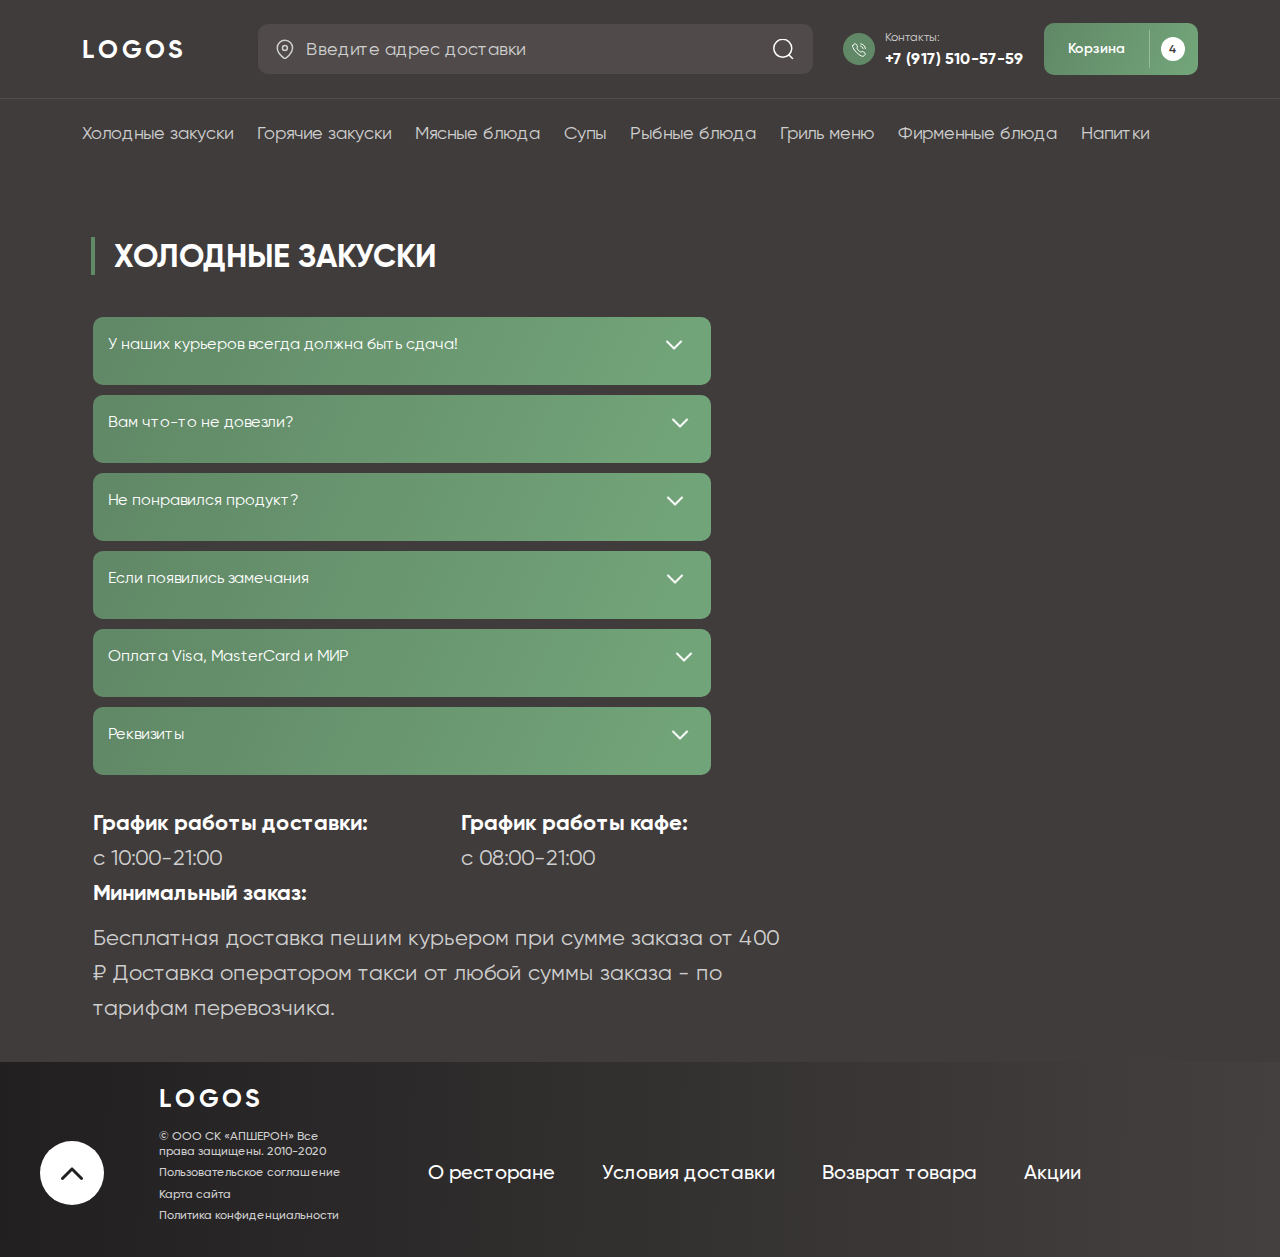
<file: contact.html>
<!DOCTYPE html>
<html lang="en">

<head>
    <meta charset="UTF-8">
    <meta name="viewport" content="width=device-width, initial-scale=1.0">
    <title>Food project</title>
    <!-- Gilroy font -->
    <link rel="stylesheet" href="./fonts/gilroy/stylesheet.css">
    <!-- zing-rust-demo font -->
    <link rel="stylesheet" href="./fonts/zing-rust-demo/stylesheet.css">
    <!-- bootstrap css -->
    <link rel="stylesheet" href="./libs/bootstrap/css/bootstrap.min.css">
    <!-- swiper css -->
    <link rel="stylesheet" href="libs/swiper/swiper-bundle.min.css" />
    <!-- normalize css -->
    <link rel="stylesheet" href="./libs/normalize.css">
    <!-- custom css -->
    <link rel="stylesheet" href="./sass/main.css">
</head>

<body>
    <div class="wrapper">
        <!-- header -->
        <header class="header">
            <div class="container d-flex align-items-center">
                <a class="header__logo" href="#!">LOGOS</a>
                <div class="header__contact d-flex align-items-center">
                    <div class="header__search-box position-relative">
                        <img class="header__location-icon position-absolute" src="./images/icons/location.svg"
                            alt="location icon">
                        <input class="header__search w-100" type="text" name="search"
                            placeholder="Введите адрес доставки">
                        <img class="header__search-icon position-absolute" src="./images/icons/search.svg"
                            alt="search icon">
                    </div>

                    <div class="header__contact-box d-flex align-items-center">
                        <div class="phone-bg">
                            <img src="./images/icons/calling.svg" alt="calling icon">
                        </div>
                        <div class="header__cantact-number">
                            <span>Контакты:</span>
                            <a href="tel:+7(917)510-57-59">+7 (917) 510-57-59</a>
                        </div>
                    </div>
                </div>
                <div class="header__cart-btn ms-auto">
                    <button class="btn" data-bs-toggle="modal" data-bs-target="#exampleModal">
                        Корзина
                        <span class="product__value">4</span>
                    </button>
                </div>
            </div>
        </header>
        <!-- main -->
        <main class="main-two">
            <section class="sliders">
                <div class="container">
                    <div class="sliders__menu">
                        <ul class="menu__parent d-flex">
                            <li><a class="menu__links" href="#!">Холодные закуски</a></li>
                            <li><a class="menu__links" href="#second-two">Горячие закуски</a></li>
                            <li><a class="menu__links" href="#third-three">Мясные блюда</a></li>
                            <li><a class="menu__links" href="#!">Супы</a></li>
                            <li><a class="menu__links" href="#!">Рыбные блюда</a></li>
                            <li><a class="menu__links" href="#!">Гриль меню</a></li>
                            <li><a class="menu__links" href="#!">Фирменные блюда</a></li>
                            <li><a class="menu__links" href="#!">Напитки</a></li>
                        </ul>
                    </div>
                </div>
            </section>
            <h2 class="acardions-title">ХОЛОДНЫЕ ЗАКУСКИ</h2>

            <div class="accordion-container">
                <div class="accordion">
                    <div class="accordion-header" onclick="toggleAccordion(1)">
                        У наших курьеров всегда должна быть сдача!
                        <img class="drop" src="images/icons/arrow-down.png" alt="arrow-down" width="24" height="24">
                    </div>
                    <div class="accordion-content">
                        <p>
                            Мы очень внимательно следим за качеством нашей работы, поэтому, если у вас будут какие-либо
                            замечания или предложения, то обязательно сообщайте их нам
                        </p>
                    </div>
                </div>
                <div class="accordion">
                    <div class="accordion-header" onclick="toggleAccordion(2)">
                        Вам что-то не довезли?
                        <img style="margin-left: 370px;" class="drop" src="images/icons/arrow-down.png" alt="arrow-down"
                            width="24" height="24">
                    </div>
                    <div class="accordion-content">
                        <p>
                            Мы очень внимательно следим за качеством нашей работы, поэтому, если у вас будут какие-либо
                            замечания или предложения, то обязательно сообщайте их нам
                        </p>
                    </div>
                </div>
                <div class="accordion">
                    <div class="accordion-header" onclick="toggleAccordion(3)">
                        Не понравился продукт?
                        <img style="margin-left: 360px;" class="drop" src="images/icons/arrow-down.png" alt="arrow-down"
                            width="24" height="24">
                    </div>
                    <div class="accordion-content">
                        <p>
                            Мы очень внимательно следим за качеством нашей работы, поэтому, если у вас будут какие-либо
                            замечания или предложения, то обязательно сообщайте их нам
                        </p>
                    </div>
                </div>
                <div class="accordion">
                    <div class="accordion-header" onclick="toggleAccordion(4)">
                        Если появились замечания
                        <img style="margin-left: 350px;" class="drop" src="images/icons/arrow-down.png" alt="arrow-down"
                            width="24" height="24">
                    </div>
                    <div class="accordion-content">
                        <p>
                            Мы очень внимательно следим за качеством нашей работы, поэтому, если у вас будут какие-либо
                            замечания или предложения, то обязательно сообщайте их нам
                        </p>
                    </div>
                </div>
                <div class="accordion">
                    <div class="accordion-header" onclick="toggleAccordion(5)">
                        Оплата Visa, MasterCard и МИР
                        <img style="margin-left: 320px;" class="drop" src="images/icons/arrow-down.png" alt="arrow-down"
                            width="24" height="24">
                    </div>
                    <div class="accordion-content">
                        <p>
                            Мы очень внимательно следим за качеством нашей работы, поэтому, если у вас будут какие-либо
                            замечания или предложения, то обязательно сообщайте их нам
                        </p>
                    </div>
                </div>
                <div class="accordion">
                    <div class="accordion-header" onclick="toggleAccordion(6)">
                        Реквизиты
                        <img style="margin-left: 480px;" class="drop" src="images/icons/arrow-down.png" alt="arrow-down"
                            width="24" height="24">
                    </div>
                    <div class="accordion-content">
                        <p>
                            Мы очень внимательно следим за качеством нашей работы, поэтому, если у вас будут какие-либо
                            замечания или предложения, то обязательно сообщайте их нам
                        </p>
                    </div>
                </div>
            </div>

            <div class="mapping"><iframe frameborder="0" scrolling="no" marginheight="0" marginwidth="0"
                    src="https://maps.google.com/maps?width=100%25&amp;height=600&amp;hl=en&amp;q=1%20Grafton%20Street,%20Dublin,%20Ireland+(My%20Business%20Name)&amp;t=&amp;z=14&amp;ie=UTF8&amp;iwloc=B&amp;output=embed">
                    <iframe><a href="https://www.maps.ie/population/">Population mapping</a></iframe>
            </div>

            <div class="main-two_contents d-flex">
                <div class="mt-content">
                    <p>График работы доставки:</p>
                    <span> с 10:00-21:00</span>
                </div>
                <div class="mt-content">
                    <p>График работы кафе:</p>
                    <span>с 08:00-21:00</span>
                </div>
            </div>
            <div class="mt-contents">
                <span>Минимальный заказ:</span>
                <p>
                    Бесплатная доставка пешим курьером при сумме заказа от 400 ₽
                    Доставка оператором такси от любой суммы заказа - по тарифам
                    перевозчика.
                </p>
            </div>
        </main>
        <!-- footer -->
        <footer class="footer two d-flex">
            <div class="btn-top">
                <a href="#html"><img src="images/icons/Arrow 4.svg" alt="Arrow 4"></a>
            </div>
            <div class="footer-texts">
                <a class="header__logo" href="#!">LOGOS</a>

                <div class="footer-text">
                    <p style="margin-top: 15px;">
                        © ООО СК «АПШЕРОН»
                        Все права защищены. 2010-2020
                    </p>
                    <p>Пользовательское соглашение</p>
                    <p>Карта сайта</p>
                    <p>Политика конфиденциальности</p>
                </div>
            </div>
            <div class="footer-links">
                <a href="#!">О ресторане</a>
                <a href="#!">Условия доставки</a>
                <a href="#!">Возврат товара</a>
                <a href="#!"> Акции</a>
            </div>
        </footer>
    </div>

    		<!-- modal-section -->
	<div class="modal fade" id="exampleModal" tabindex="-1" aria-labelledby="exampleModalLabel" aria-hidden="true">
		<div class="modal-dialog modal-dialog-centered">
			<div class="modal-content">
				<div class="modal-header">
					<button type="button" class="btn-close" data-bs-dismiss="modal" aria-label="Close">
				</div>
						<!-- <svg xmlns="http://www.w3.org/2000/svg" width="27" height="27" viewBox="0 0 27 27" fill="none">
							<g clip-path="url(#clip0_72_2828)">
								<path
									d="M20.0111 16.8379L16.5016 13.3284L20.0111 9.81893C20.8733 8.9567 20.8549 7.52675 19.9923 6.66422C19.1298 5.80168 17.6999 5.78327 16.8376 6.64549L13.3281 10.155L9.81862 6.64549C8.9564 5.78327 7.52645 5.80168 6.66391 6.66422C5.80137 7.52675 5.78296 8.9567 6.64519 9.81893L10.1547 13.3284L6.64519 16.8379C5.78296 17.7002 5.80137 19.1301 6.66391 19.9926C7.52645 20.8552 8.9564 20.8736 9.81862 20.0114L13.3281 16.5019L16.8376 20.0114C17.6998 20.8736 19.1298 20.8552 19.9923 19.9926C20.8549 19.1301 20.8733 17.7002 20.0111 16.8379Z"
									fill="white" />
							</g>
							<defs>
								<clipPath id="clip0_72_2828">
									<rect width="18.8492" height="18.8492" fill="white" transform="translate(13.3281) rotate(45)" />
								</clipPath>
							</defs>
						</svg> -->
					</button>
				<div class="modal-body">
					<svg xmlns="http://www.w3.org/2000/svg" width="76" height="89" viewBox="0 0 76 89" fill="none">
						<path d="M52.9988 58.1078C54.6262 64.9616 50.0125 68.4052 46.2377 68.7379C43.4359 68.9874 41.0703 68.0226 39.292 65.8267C37.5304 63.6641 37.1948 61.1854 37.8827 58.4239H29.4271C30.1149 61.5014 29.662 64.2796 27.3635 66.5254C25.7865 68.0725 23.8403 68.8377 21.5922 68.7545C18.9582 68.6713 16.8778 67.5069 15.3344 65.4274C13.7741 63.3313 13.8076 60.9358 14.1767 58.4239C13.2037 58.2409 12.2809 58.3573 11.375 58.3241C9.26107 58.2575 7.98601 56.1614 8.99264 54.3648C9.49595 53.4831 10.2677 53.0506 11.3414 53.0506C18.2703 53.0672 25.216 53.0506 32.145 53.0506H50.1803C51.1869 53.0506 52.0593 52.7844 52.6968 51.9693C53.2505 51.254 53.5189 50.4721 53.1498 49.5738C52.7304 48.559 51.9922 47.9934 50.8849 47.8603C47.4288 47.4112 43.9728 46.9953 40.5335 46.4629C38.1176 46.097 35.6681 45.8641 33.2355 45.5314C30.8363 45.2153 28.4372 44.8493 26.0381 44.5332C23.5216 44.2005 21.005 43.9011 18.4884 43.5684C15.9216 43.2356 13.3547 42.9029 10.7878 42.5203C9.73083 42.354 9.05974 41.6386 8.75776 40.6405C6.99617 34.868 5.26813 29.0622 3.52332 23.2564C2.66769 20.3951 1.76173 17.5504 0.85577 14.7057C0.352459 13.1586 1.40941 11.4286 3.03679 11.2788C3.59043 11.2289 4.16085 11.2289 4.71449 11.2289C22.4478 11.2289 40.1644 11.2123 57.8977 11.2456C58.7198 11.2456 59.1392 11.0293 59.4412 10.2474C61.3035 5.30668 64.8937 2.27902 70.0275 0.998084C70.9335 0.765187 71.8394 0.698645 72.7622 0.698645C74.3224 0.682009 75.6814 1.81322 75.7988 3.22724C75.8995 4.59135 74.6748 5.9222 73.0642 6.03864C71.8227 6.12182 70.6315 6.25491 69.4739 6.75397C66.7057 7.96836 65.028 10.0811 64.122 12.8925C62.7631 17.0846 61.3873 21.2601 60.0116 25.4357C58.5185 30.0104 57.0085 34.5852 55.5154 39.16C55.1631 40.2413 54.8107 41.3226 54.4249 42.3872C54.2068 42.9861 54.3074 43.3854 54.8946 43.768C57.6628 45.5813 58.9211 48.1764 58.5352 51.437C58.1661 54.4314 56.4717 56.4942 53.7035 57.7252C53.4686 57.8416 53.2337 57.9747 52.9988 58.1078ZM46.4054 16.5024C44.6774 16.5024 43.0165 16.519 41.3388 16.4857C40.6677 16.4691 40.4328 16.6854 40.3825 17.3841C40.2986 19.1474 40.1141 20.9108 39.9463 22.6742C39.7282 25.1196 39.443 27.565 39.2584 30.0271C39.0403 32.9549 38.7719 35.8661 38.5202 38.794C38.3189 40.9732 38.1679 41.0065 40.3321 41.1562C41.0368 41.2061 41.2717 41.0065 41.4059 40.3743C41.9763 37.6794 42.597 34.9844 43.1842 32.2728C44.0902 28.1472 45.0129 24.0216 45.8518 19.8794C46.0867 18.8314 46.4558 17.8 46.4054 16.5024ZM34.9971 16.6687C34.6951 16.4691 34.3595 16.5024 34.024 16.5024C32.816 16.5024 31.6249 16.5523 30.4169 16.4857C29.5781 16.4358 29.2761 16.702 29.3264 17.5671C29.5445 20.7112 29.4774 23.8719 29.6955 27.0327C29.9639 30.6758 29.8633 34.3357 30.1485 37.9955C30.2995 39.8753 30.2491 39.842 32.0778 40.0749C32.8496 40.1747 33.1012 39.8753 33.1851 39.1766C33.4536 36.8143 33.6213 34.4355 33.8059 32.0732C34.0911 28.3968 34.5105 24.7536 34.7118 21.0771C34.8125 19.5966 35.2319 18.1493 34.9971 16.6687ZM54.6262 16.519C54.6262 16.5024 54.6262 16.5024 54.6262 16.519C54.2403 16.5024 53.8377 16.5024 53.4518 16.5024C51.9754 16.5024 51.9922 16.5357 51.6902 17.9663C50.8849 21.8923 50.0461 25.8016 49.1904 29.7276C48.3684 33.5371 47.5127 37.33 46.6739 41.1396C46.5732 41.6054 46.6571 41.9547 47.2275 42.0379C47.5295 42.0712 47.8147 42.1876 48.1335 42.2375C48.6032 42.3041 48.922 42.2043 49.073 41.6553C49.2911 40.8568 49.5931 40.0749 49.8447 39.293C51.0862 35.5334 52.3277 31.7738 53.5525 28.0308C54.7436 24.4375 55.918 20.8442 57.1092 17.2343C57.2602 16.7852 57.126 16.519 56.6227 16.519C55.9684 16.5024 55.2973 16.519 54.6262 16.519ZM17.9012 16.519C18.7904 21.1936 19.6461 25.6685 20.5185 30.1435C21.0218 32.7386 21.5083 35.3504 22.0116 37.9456C22.0787 38.2949 22.0955 38.6942 22.582 38.7607C23.2867 38.8605 24.0081 38.977 24.6959 39.0768C24.9476 38.7274 24.8805 38.3781 24.8637 38.062C24.5114 34.3689 24.6456 30.6592 24.3604 26.9495C24.1088 23.7555 24.2597 20.5282 23.9745 17.3342C23.941 16.9848 23.9913 16.5357 23.4712 16.5357C21.6593 16.5024 19.8474 16.519 17.9012 16.519ZM16.4752 37.9955C16.3913 36.3985 15.9887 35.0676 15.737 33.7201C15.284 31.2248 14.831 28.7128 14.3613 26.2175C13.8748 23.639 13.3379 21.0771 12.9017 18.482C12.5829 16.5689 12.5829 16.5024 10.6536 16.5024H8.13701C7.83502 16.5024 7.51626 16.4525 7.21427 16.7353C7.36526 17.7667 7.75113 18.7814 8.0699 19.7962C9.78116 25.4856 11.5092 31.1749 13.2205 36.8809C13.3043 37.1637 13.3882 37.4798 13.6734 37.5297C14.5458 37.7127 15.4518 37.8291 16.4752 37.9955ZM21.8103 58.3407C20.3675 58.3573 19.2602 59.4386 19.2937 60.8693C19.3273 62.616 20.4849 63.3979 21.8606 63.4811C23.2363 63.5643 24.394 62.3166 24.4107 60.9192C24.4275 59.5052 23.2531 58.3241 21.8103 58.3407ZM48.016 60.8693C47.9993 59.4553 46.9088 58.3407 45.4827 58.3407C44.0567 58.3241 42.8319 59.5385 42.8655 60.9192C42.899 62.2667 44.1238 63.4977 45.4324 63.5143C46.8081 63.531 48.016 62.2833 48.016 60.8693ZM53.6531 85.7727C53.6531 87.037 52.9317 88.0351 51.9083 88.3179C50.5661 88.6839 49.3246 88.2514 48.6703 87.0536C47.4121 84.7745 45.7847 82.8614 43.6876 81.3143C40.4496 78.9355 36.7754 77.7543 32.7825 78.0205C26.5246 78.453 21.76 81.4474 18.6394 86.8872C17.7167 88.5009 15.8377 88.9334 14.5291 87.8687C13.556 87.0869 13.254 85.6396 13.8915 84.4751C16.5255 79.6342 20.4346 76.1906 25.5851 74.1611C28.152 73.1463 30.8531 72.5142 33.5878 72.614C42.2783 72.93 48.9388 76.7728 53.3008 84.3254C53.5692 84.8244 53.7202 85.3069 53.6531 85.7727Z" fill="#70A177"/>
					  </svg>
					  <h4 class="text-center text-white">КОРЗИНА ПУСТАЯ</h4>
					  <button type="button" class="btn btn-primary">Посмотреть меню</button>
				</div>
			</div>
		</div>
	</div>
    <!-- bootstrap js -->
    <script src="./libs/bootstrap/js/bootstrap.min.js"></script>
    <!-- swiper bundle min js -->
    <script src="./libs/swiper/swiper-bundle.min.js"></script>
    <!-- custom js -->
    <script src="./js/script.js"></script>
</body>

</html>
</file>
<file: fonts/gilroy/stylesheet.css>
@font-face {
    font-family: 'Gilroy';
    src: url('Gilroy-ExtraBold.eot');
    src: local('Gilroy ExtraBold'), local('Gilroy-ExtraBold'),
        url('Gilroy-ExtraBold.eot?#iefix') format('embedded-opentype'),
        url('Gilroy-ExtraBold.woff') format('woff'),
        url('Gilroy-ExtraBold.ttf') format('truetype');
    font-weight: 800;
    font-style: normal;
}

@font-face {
    font-family: 'Gilroy';
    src: url('Gilroy-Heavy.eot');
    src: local('Gilroy Heavy'), local('Gilroy-Heavy'),
        url('Gilroy-Heavy.eot?#iefix') format('embedded-opentype'),
        url('Gilroy-Heavy.woff') format('woff'),
        url('Gilroy-Heavy.ttf') format('truetype');
    font-weight: 900;
    font-style: normal;
}

@font-face {
    font-family: 'Gilroy';
    src: url('Gilroy-LightItalic.eot');
    src: local('Gilroy Light Italic'), local('Gilroy-LightItalic'),
        url('Gilroy-LightItalic.eot?#iefix') format('embedded-opentype'),
        url('Gilroy-LightItalic.woff') format('woff'),
        url('Gilroy-LightItalic.ttf') format('truetype');
    font-weight: 300;
    font-style: italic;
}

@font-face {
    font-family: 'Gilroy';
    src: url('Gilroy-ThinItalic.eot');
    src: local('Gilroy Thin Italic'), local('Gilroy-ThinItalic'),
        url('Gilroy-ThinItalic.eot?#iefix') format('embedded-opentype'),
        url('Gilroy-ThinItalic.woff') format('woff'),
        url('Gilroy-ThinItalic.ttf') format('truetype');
    font-weight: 100;
    font-style: italic;
}

@font-face {
    font-family: 'Gilroy';
    src: url('Gilroy-BlackItalic.eot');
    src: local('Gilroy Black Italic'), local('Gilroy-BlackItalic'),
        url('Gilroy-BlackItalic.eot?#iefix') format('embedded-opentype'),
        url('Gilroy-BlackItalic.woff') format('woff'),
        url('Gilroy-BlackItalic.ttf') format('truetype');
    font-weight: 900;
    font-style: italic;
}

@font-face {
    font-family: 'Gilroy';
    src: url('Gilroy-BoldItalic.eot');
    src: local('Gilroy Bold Italic'), local('Gilroy-BoldItalic'),
        url('Gilroy-BoldItalic.eot?#iefix') format('embedded-opentype'),
        url('Gilroy-BoldItalic.woff') format('woff'),
        url('Gilroy-BoldItalic.ttf') format('truetype');
    font-weight: bold;
    font-style: italic;
}

@font-face {
    font-family: 'Gilroy';
    src: url('Gilroy-SemiBold.eot');
    src: local('Gilroy SemiBold'), local('Gilroy-SemiBold'),
        url('Gilroy-SemiBold.eot?#iefix') format('embedded-opentype'),
        url('Gilroy-SemiBold.woff') format('woff'),
        url('Gilroy-SemiBold.ttf') format('truetype');
    font-weight: 600;
    font-style: normal;
}

@font-face {
    font-family: 'Gilroy';
    src: url('Gilroy-UltraLightItalic.eot');
    src: local('Gilroy UltraLight Italic'), local('Gilroy-UltraLightItalic'),
        url('Gilroy-UltraLightItalic.eot?#iefix') format('embedded-opentype'),
        url('Gilroy-UltraLightItalic.woff') format('woff'),
        url('Gilroy-UltraLightItalic.ttf') format('truetype');
    font-weight: 200;
    font-style: italic;
}

@font-face {
    font-family: 'Gilroy';
    src: url('Gilroy-SemiBoldItalic.eot');
    src: local('Gilroy SemiBold Italic'), local('Gilroy-SemiBoldItalic'),
        url('Gilroy-SemiBoldItalic.eot?#iefix') format('embedded-opentype'),
        url('Gilroy-SemiBoldItalic.woff') format('woff'),
        url('Gilroy-SemiBoldItalic.ttf') format('truetype');
    font-weight: 600;
    font-style: italic;
}

@font-face {
    font-family: 'Gilroy';
    src: url('Gilroy-Light.eot');
    src: local('Gilroy Light'), local('Gilroy-Light'),
        url('Gilroy-Light.eot?#iefix') format('embedded-opentype'),
        url('Gilroy-Light.woff') format('woff'),
        url('Gilroy-Light.ttf') format('truetype');
    font-weight: 300;
    font-style: normal;
}

@font-face {
    font-family: 'Gilroy';
    src: url('Gilroy-MediumItalic.eot');
    src: local('Gilroy Medium Italic'), local('Gilroy-MediumItalic'),
        url('Gilroy-MediumItalic.eot?#iefix') format('embedded-opentype'),
        url('Gilroy-MediumItalic.woff') format('woff'),
        url('Gilroy-MediumItalic.ttf') format('truetype');
    font-weight: 500;
    font-style: italic;
}

@font-face {
    font-family: 'Gilroy';
    src: url('Gilroy-ExtraBoldItalic.eot');
    src: local('Gilroy ExtraBold Italic'), local('Gilroy-ExtraBoldItalic'),
        url('Gilroy-ExtraBoldItalic.eot?#iefix') format('embedded-opentype'),
        url('Gilroy-ExtraBoldItalic.woff') format('woff'),
        url('Gilroy-ExtraBoldItalic.ttf') format('truetype');
    font-weight: 800;
    font-style: italic;
}

@font-face {
    font-family: 'Gilroy';
    src: url('Gilroy-Regular.eot');
    src: local('Gilroy Regular'), local('Gilroy-Regular'),
        url('Gilroy-Regular.eot?#iefix') format('embedded-opentype'),
        url('Gilroy-Regular.woff') format('woff'),
        url('Gilroy-Regular.ttf') format('truetype');
    font-weight: normal;
    font-style: normal;
}

@font-face {
    font-family: 'Gilroy';
    src: url('Gilroy-HeavyItalic.eot');
    src: local('Gilroy Heavy Italic'), local('Gilroy-HeavyItalic'),
        url('Gilroy-HeavyItalic.eot?#iefix') format('embedded-opentype'),
        url('Gilroy-HeavyItalic.woff') format('woff'),
        url('Gilroy-HeavyItalic.ttf') format('truetype');
    font-weight: 900;
    font-style: italic;
}

@font-face {
    font-family: 'Gilroy';
    src: url('Gilroy-Medium.eot');
    src: local('Gilroy Medium'), local('Gilroy-Medium'),
        url('Gilroy-Medium.eot?#iefix') format('embedded-opentype'),
        url('Gilroy-Medium.woff') format('woff'),
        url('Gilroy-Medium.ttf') format('truetype');
    font-weight: 500;
    font-style: normal;
}

@font-face {
    font-family: 'Gilroy';
    src: url('Gilroy-RegularItalic.eot');
    src: local('Gilroy Regular Italic'), local('Gilroy-RegularItalic'),
        url('Gilroy-RegularItalic.eot?#iefix') format('embedded-opentype'),
        url('Gilroy-RegularItalic.woff') format('woff'),
        url('Gilroy-RegularItalic.ttf') format('truetype');
    font-weight: normal;
    font-style: italic;
}

@font-face {
    font-family: 'Gilroy';
    src: url('Gilroy-UltraLight.eot');
    src: local('Gilroy UltraLight'), local('Gilroy-UltraLight'),
        url('Gilroy-UltraLight.eot?#iefix') format('embedded-opentype'),
        url('Gilroy-UltraLight.woff') format('woff'),
        url('Gilroy-UltraLight.ttf') format('truetype');
    font-weight: 200;
    font-style: normal;
}

@font-face {
    font-family: 'Gilroy';
    src: url('Gilroy-Bold.eot');
    src: local('Gilroy Bold'), local('Gilroy-Bold'),
        url('Gilroy-Bold.eot?#iefix') format('embedded-opentype'),
        url('Gilroy-Bold.woff') format('woff'),
        url('Gilroy-Bold.ttf') format('truetype');
    font-weight: bold;
    font-style: normal;
}

@font-face {
    font-family: 'Gilroy';
    src: url('Gilroy-Thin.eot');
    src: local('Gilroy Thin'), local('Gilroy-Thin'),
        url('Gilroy-Thin.eot?#iefix') format('embedded-opentype'),
        url('Gilroy-Thin.woff') format('woff'),
        url('Gilroy-Thin.ttf') format('truetype');
    font-weight: 100;
    font-style: normal;
}

@font-face {
    font-family: 'Gilroy';
    src: url('Gilroy-Black.eot');
    src: local('Gilroy Black'), local('Gilroy-Black'),
        url('Gilroy-Black.eot?#iefix') format('embedded-opentype'),
        url('Gilroy-Black.woff') format('woff'),
        url('Gilroy-Black.ttf') format('truetype');
    font-weight: 900;
    font-style: normal;
}
</file>
<file: fonts/zing-rust-demo/stylesheet.css>
@font-face {
    font-family: 'Zing Rust Demo Base';
    src: url('ZingRustDemo-Base.eot');
    src: url('ZingRustDemo-Base.eot?#iefix') format('embedded-opentype'),
        url('ZingRustDemo-Base.woff2') format('woff2'),
        url('ZingRustDemo-Base.woff') format('woff'),
        url('ZingRustDemo-Base.ttf') format('truetype');
    font-weight: normal;
    font-style: italic;
    font-display: swap;
}
</file>
<file: sass/main.css>
/* Core style */
html {
  box-sizing: border-box;
}

*,
*::before,
*::after {
  box-sizing: inherit;
}

a,
p,
h1,
h2,
h3,
h4,
h5,
h6 {
  margin: 0;
  text-decoration: none;
  line-height: 1.2;
}

textarea:focus,
select:focus {
  outline: none !important;
  -webkit-appearance: none;
  box-shadow: none !important;
}

button {
  border: none;
  background: none;
}

input:focus {
  outline: none !important;
}

a:active,
a:focus {
  outline: 0;
  border: none;
  -moz-outline-style: none;
}

a:hover {
  color: #fff;
}

.wrapper {
  overflow: hidden;
}

body {
  font-family: "Gilroy", sans-serif;
  font-weight: 400;
  background-color: #403C3B;
}

.btn {
  color: #fff;
  font-size: 14px;
  font-weight: 600;
  padding: 14px 13px 14px 24px;
  background: linear-gradient(115deg, #618967 5.11%, #72A479 94%);
  border: none;
  border-radius: 10px;
  font-size: 14px;
  font-weight: 600;
}
.btn .product__value {
  border-radius: 50%;
  padding: 0 8px;
  height: 24px;
  display: inline-block;
  line-height: 24px;
  background-color: #fff;
  color: #403C3B;
  font-size: 12px;
  font-weight: 600;
  margin-left: 32px;
  position: relative;
}
.btn .product__value::before {
  content: "";
  position: absolute;
  top: 50%;
  bottom: auto;
  right: auto;
  left: -12px;
  transform: translateY(-50%);
  width: 1px;
  height: 38px;
  background: rgba(255, 255, 255, 0.3);
}
.btn:hover {
  color: #fff;
  background: linear-gradient(115deg, #72A479 5.11%, #618967 94%);
}
.btn:focus {
  box-shadow: none;
}

.intro__content-btn {
  color: #fff;
  font-family: "Zing Rust Demo Base";
  font-size: 25px;
  line-height: 109.2%;
  padding: 5px 23px;
  background: linear-gradient(115deg, #618967 5.11%, #72A479 94%);
  display: inline-block;
  margin-top: 20px;
  transform: rotate(-8.022deg) skewX(-12.022deg);
}

.header {
  border-bottom: 1px solid rgba(255, 255, 255, 0.1);
  padding: 23px 0;
}
.header__logo {
  color: #fff;
  font-size: 25px;
  font-weight: 700;
  line-height: 25px;
  letter-spacing: 3.75px;
}
.header__search-box {
  width: 555px;
  margin: 0 30px 0 72px;
}
.header__search {
  color: #CFCFCF;
  font-size: 18px;
  border: none;
  padding: 15px 17px 15px 48px;
  background-color: #504B4A;
  border-radius: 10px;
}
.header__search::-moz-placeholder {
  color: #CFCFCF;
}
.header__search::placeholder {
  color: #CFCFCF;
}
.header__location-icon {
  top: 50%;
  transform: translateY(-50%);
  left: 18px;
  right: auto;
  cursor: pointer;
}
.header__search-icon {
  top: 50%;
  transform: translateY(-50%);
  left: auto;
  right: 19px;
  cursor: pointer;
}
.header__contact-box .phone-bg {
  background-color: #618967;
  border-radius: 50%;
  padding: 0 9px;
  height: 32px;
  line-height: 32px;
}
.header__cantact-number {
  margin-left: 10px;
}
.header__cantact-number span {
  color: #CFCFCF;
  font-size: 12px;
  line-height: 20px;
  display: block;
}
.header__cantact-number a {
  color: #fff;
  font-size: 16px;
  font-weight: 700;
  line-height: 20px;
}

@media screen and (max-width: 1469px) {
  .header__cart-btn .btn img {
    display: none;
  }
}
@media screen and (max-width: 1200px) {
  .header__cart-btn .btn {
    width: 62px;
    height: 56px;
    padding: 14px 13px 14px 3px;
  }
  .header__cart-btn .btn img {
    display: block;
  }
  .header__cart-btn .btn .product__value {
    display: none;
    border-left: none;
    border-bottom: 1px solid #fff;
  }
}
.footer {
  background: linear-gradient(271deg, #44403F 0.4%, #211F20 100%);
  margin-top: 500px;
  align-items: center;
  padding-top: 26px;
  height: 195px;
}
.footer .btn-top {
  margin-left: 40px;
  border-radius: 50%;
  width: 64px;
  height: 64px;
  background: #FFF;
  line-height: 64px;
  text-align: center;
}

.footer-texts {
  margin-right: 80px;
  padding-bottom: 30px;
}
.footer-texts .header__logo {
  padding-top: 26px;
  margin-left: 55px;
}
.footer-texts p {
  color: #CFCFCF;
  font-size: 12px;
  font-weight: 500;
  width: 189px;
  margin-bottom: 7px;
  margin-left: 55px;
}

.footer-links a {
  color: #FFF;
  font-size: 20px;
  font-weight: 500;
  margin-right: 43px;
}

.intro {
  background-image: url(../../images/intro-bg.png);
  background-repeat: no-repeat;
  background-size: cover;
  padding: 72px 0 137px 0;
}
.intro__content {
  max-width: 613px;
  text-align: center;
}
.intro__content-title {
  color: #FFF;
  font-family: "Zing Rust Demo Base";
  font-size: 67px;
  font-weight: 400;
  line-height: 109.2%;
  transform: rotate(-8.368deg);
  margin-top: 33px;
  text-shadow: -7px 4px 0px rgba(255, 255, 255, 0.25);
}

.sliders .sliders__menu {
  padding-top: 23px;
  padding-bottom: 23px;
  margin-bottom: 52px;
}
.sliders .menu__parent {
  padding-left: 0;
}
.sliders .menu__parent li {
  list-style: none;
}
.sliders .menu__parent .menu__links {
  margin-right: 24px;
  color: #CFCFCF;
  font-size: 18px;
  text-decoration: none;
  transition: all 0.1s linear;
}
.sliders .menu__parent .menu__links:hover {
  padding-bottom: 10px;
  border-bottom: 3px solid #618967;
}
.sliders .menu__parent .menu__links.active {
  color: #FFF;
  font-size: 18px;
  font-weight: 500;
  padding-bottom: 10px;
  border-bottom: 3px solid #618967;
}
.sliders .first-slider__title {
  margin-bottom: 50px;
  color: #FFF;
  font-size: 32px;
  font-weight: 700;
  text-transform: uppercase;
  border-left: 4px solid #618967;
  padding-left: 20px;
}
.sliders .mySwiper .swiper-wrapper {
  margin-bottom: 50px;
}
.sliders .mySwiper .swiper-slide {
  width: 100%;
}
.sliders .mySwiper .swiper-slide-active {
  margin-right: 0;
  width: 325px;
}
.sliders .mySwiper .slide-img img {
  width: 100%;
}
.sliders .mySwiper .slider-content {
  background-color: #4D4847;
  padding-top: 14px;
  padding-left: 20px;
  padding-bottom: 20px;
  padding-right: 16px;
}
.sliders .mySwiper .slider-content h5 {
  color: #FFF;
  font-size: 22px;
  font-weight: 700;
}
.sliders .mySwiper .slider-content .slider-big__text {
  color: #CFCFCF;
  font-size: 13px;
  line-height: 17px;
  margin-bottom: 15px;
}
.sliders .mySwiper .slider-content .ssss {
  margin-bottom: 30px;
}
.sliders .mySwiper .slider-content .content-footer {
  display: flex;
}
.sliders .mySwiper .slider-content .content-footer span {
  color: white;
  margin-right: 160px;
}
.sliders .mySwiper .slider-content .content-footer .btn {
  width: 137px;
}
.sliders .mySwiper .content-head {
  display: flex;
  justify-content: space-between;
  align-items: center;
  margin-bottom: 5px;
}
.sliders .mySwiper .content-head p {
  color: #FFF;
  font-size: 12px;
}

.about-us {
  width: 1363px;
  height: 610px;
  margin: 0 auto;
  background: url(../images/about-us_bg.png);
  background-size: 100%;
  background-repeat: no-repeat;
}
.about-us .about-title {
  font-size: 32px;
  font-weight: 700;
  text-transform: uppercase;
  padding: 100px 0 26px 70px;
}
.about-us .about-text {
  width: 563px;
  color: #CFCFCF;
  font-size: 20px;
  line-height: 25px;
  padding: 0 0 60px 70px;
}
.about-us .about-btn {
  color: #FFF;
  font-family: "Proxima Nova";
  font-size: 13px;
  font-weight: 700;
  margin-left: 70px;
  border-radius: 10px;
  border: 1px solid rgba(255, 255, 255, 0.2);
  background: rgba(255, 255, 255, 0.05);
  -webkit-backdrop-filter: blur(2.5px);
          backdrop-filter: blur(2.5px);
  padding: 22px 25px 21px 64px;
}

.about-us_cards {
  padding: 71px 0 0 0;
}
.about-us_cards .ss .card-text {
  padding-left: 23px;
}
.about-us_cards .sss .card-text {
  padding-left: 12px;
  color: #79b282;
}
.about-us_cards .about-card {
  background: rgba(80, 75, 74, 0.9);
  -webkit-backdrop-filter: blur(5px);
          backdrop-filter: blur(5px);
  width: 228px;
  height: 226px;
  padding: 66px 22px 40px 21px;
  margin: 15px;
}
.about-us_cards .about-card svg {
  margin-left: 58px;
  margin-right: 57px;
  margin-bottom: 26px;
  /*:hover {
  	color: #79B282;
  }*/
}
.about-us_cards .about-card .card-text {
  font-size: 18px;
  /*:hover {
  	color: #79B282;
  }*/
}
.about-us_cards .about-card:hover {
  box-shadow: 0px 40px 50px 0px rgba(0, 0, 0, 0.4);
  -webkit-backdrop-filter: blur(2px);
          backdrop-filter: blur(2px);
}

.s {
  padding: 71px 0 71px 160px;
}

.map {
  background: url(../images/map-bg.png);
  background-size: 100%;
  background-repeat: no-repeat;
  margin: 0 auto;
  width: 100%;
  height: 865px;
  position: absolute;
  top: 2930px;
  z-index: -1;
}

.map-form {
  border-radius: 15px;
  background: #2E2B2C;
  box-shadow: 0px 0px 70px 0px rgba(0, 0, 0, 0.15);
  margin-top: 190px;
  width: 526px;
  height: 405px;
}
.map-form .form-title {
  color: #FFF;
  font-size: 30px;
  font-weight: 700;
  text-transform: uppercase;
  padding: 25px 0 26px 36px;
  border-bottom: 1px solid rgba(255, 255, 255, 0.1490196078);
}

.form-main .form-main_top {
  padding-left: 30px;
  margin-top: 20px;
  position: relative;
}
.form-main .form-main_top .fmt-img {
  margin-top: 18px;
  margin-left: 56px;
}
.form-main .form-main_top .fmt-img img {
  position: absolute;
  top: 2px;
  left: 60px;
}
.form-main .form-main_top .fmt-content span {
  color: #CFCFCF;
  font-size: 14px;
  padding-top: 15px;
}
.form-main .form-main_top .fmt-content p {
  color: #FFF;
  font-size: 16px;
  font-weight: 600;
  width: 520px;
}
.form-main .form-main_center {
  padding-left: 87px;
  margin-top: 20px;
  margin-bottom: 17px;
  position: relative;
  padding-bottom: 28px;
  border-bottom: 1px solid rgba(255, 255, 255, 0.1490196078);
}
.form-main .form-main_center .fmt-img_two img {
  position: absolute;
  top: 3px;
  left: 60px;
}
.form-main .form-main_center span {
  color: #CFCFCF;
  font-size: 14px;
}
.form-main .form-main_center p {
  color: #FFF;
  font-size: 16px;
  font-weight: 600;
}

.form-footer .f-top_btn .btn {
  margin-left: 52px;
  margin-bottom: 30px;
  margin-right: 33px;
}
.form-footer .f-top_content p {
  color: #FFF;
  font-size: 23px;
  font-weight: 700;
}
.form-footer .f-top_content span {
  color: #CFCFCF;
  font-size: 13px;
}
.form-footer .ffooter-bottom_title {
  color: #FFF;
  font-size: 16px;
  font-weight: 600;
  padding-left: 152px;
  padding-right: 26px;
  padding-bottom: 24px;
}

.modal-content {
  border-radius: 10px;
  background: linear-gradient(90deg, #494544 0%, #504B4A 100%);
  width: 458px;
  height: 348px;
}
.modal-content .modal-header {
  border-bottom: none;
  margin: 0;
  padding: 0;
}
.modal-content .btn-close {
  padding: 16px;
}
.modal-content .modal-body svg {
  margin-left: 180px;
  margin-top: 52px;
  margin-bottom: 14px;
}
.modal-content .modal-body h4 {
  margin-bottom: 43px;
}
.modal-content .modal-body .btn {
  margin-left: 140px;
}

.acardions-title {
  color: #FFF;
  font-size: 32px;
  font-weight: 700;
  text-transform: uppercase;
  margin-left: 91px;
  padding-left: 19px;
  border-left: 4px solid #618967;
}

.accordion-container {
  max-width: 600px;
  margin: 42px 20px 30px 93px;
}

.accordion {
  width: 618px;
  margin-bottom: 10px;
  border-radius: 10px;
  background: linear-gradient(90deg, #494544 0%, #504B4A 100%);
}

.accordion-header {
  border-radius: 10px;
  background: linear-gradient(115deg, #618967 5.11%, #72A479 94%);
  color: #fff;
  padding: 15px;
  cursor: pointer;
  width: 618px;
  height: 68px;
}
.accordion-header .drop {
  margin-left: 200px;
}

.accordion-content {
  display: none;
  padding: 15px;
}
.accordion-content p {
  margin: 0;
  margin-left: 30px;
  color: #FFF;
  font-size: 16px;
  line-height: 25px;
}

.mapping {
  position: absolute;
  top: 43%;
  right: 7%;
}

.mapping iframe {
  width: 640px;
  height: 450px;
}

.main-two_contents .mt-content {
  margin-left: 93px;
}
.main-two_contents p {
  color: #FFF;
  font-size: 22px;
  font-weight: 700;
  line-height: 35px;
}
.main-two_contents span {
  color: #CFCFCF;
  font-size: 22px;
  line-height: 35px;
  margin-bottom: 10px;
}

.mt-contents {
  margin-left: 93px;
}
.mt-contents span {
  color: #FFF;
  font-size: 22px;
  font-weight: 700;
  line-height: 35px;
}
.mt-contents p {
  margin-top: 10px;
  color: #CFCFCF;
  font-size: 22px;
  font-weight: 400;
  line-height: 35px;
  width: 697px;
  margin-bottom: 37px;
}

.two {
  margin-top: 0;
}/*# sourceMappingURL=main.css.map */
</file>
